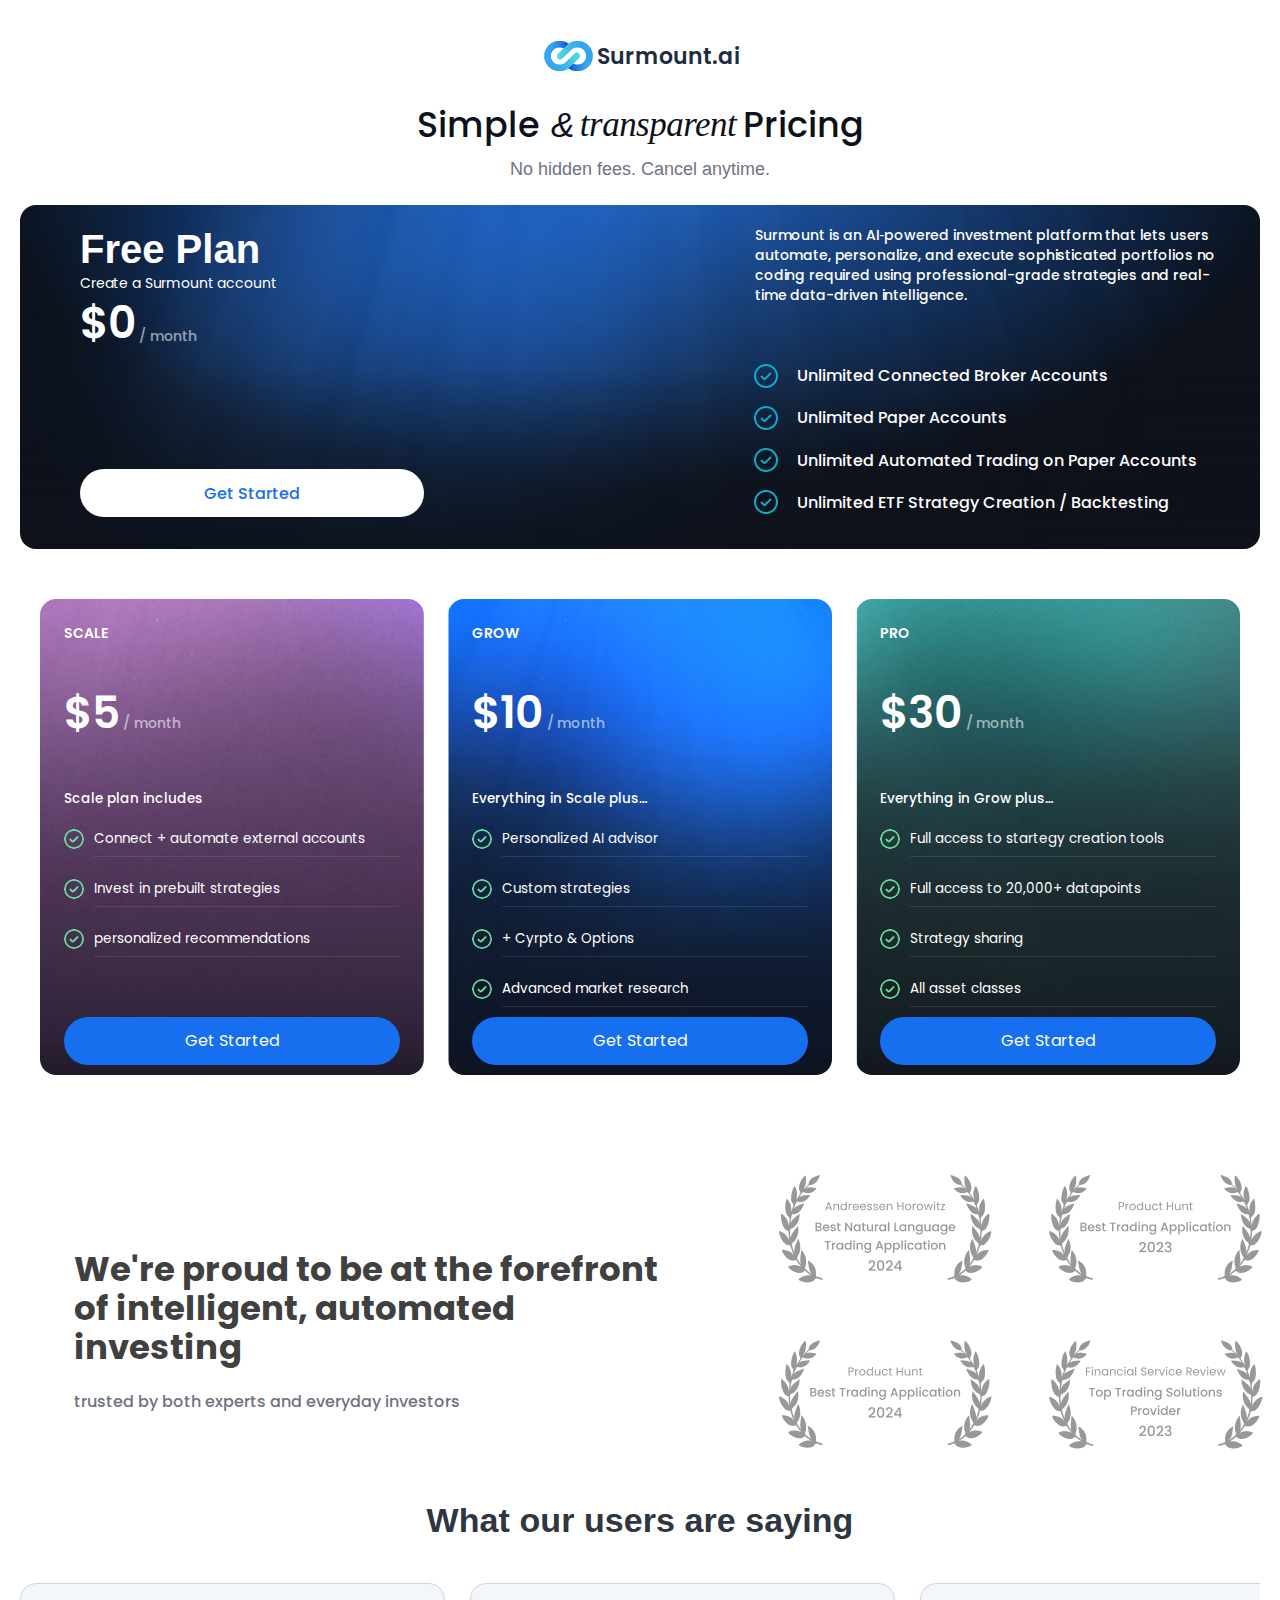
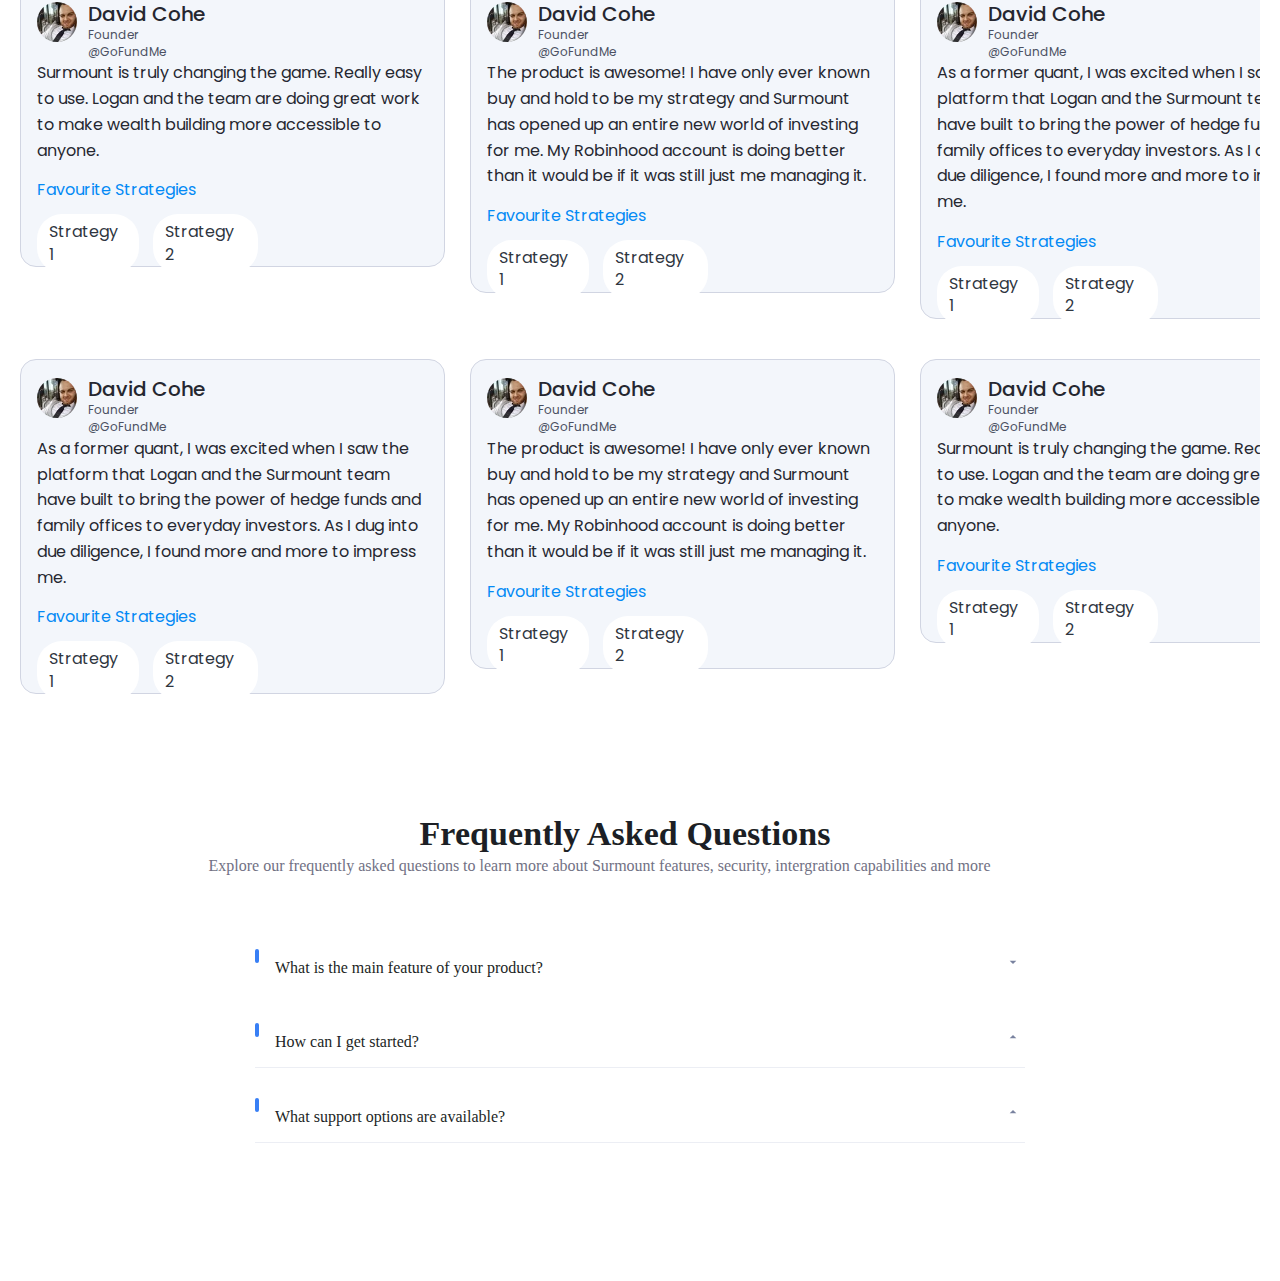
<file: index.html>
<!DOCTYPE html>
<html lang="en">
<head>
  <meta charset="UTF-8">
  <meta name="viewport" content="width=device-width, initial-scale=1.0">
  <title>Sign Up</title>
  <link href="https://fonts.googleapis.com/css2?family=Poppins:wght@400;500;700&display=swap" rel="stylesheet">
  <link rel="stylesheet" href="signup.css">
</head>
<body>
<!--Logo section-->
    <div class="logo-container">
        <div class="logo-image">
          <img src="images/logo.png" alt="logo" class="logo-image"  />      </div>
        <div class="text-container">
            <p class="logo-text">Surmount.ai</p>
        </div>
    </div>
<!--main Container-->
  <div class="top-container">
        <div class="top-frame">
            <!-- Title Row -->
            <div class="top-title-row">
                <div class="top-simple">Simple</div>
                <div class="top-ampersand">&</div>
                <div class="top-transparent">transparent</div>
                <div class="top-pricing">Pricing</div>
            </div>

            <!-- Subtext -->
            <div class="top-subtext">
                <p>No hidden fees. Cancel anytime.</p>
            </div>
        </div>
    </div>

   <!-- Hero Section (Frame One) -->
  <section class="hero-section">
    <!-- Background Image -->
    <div class="hero-image">
        <!--img src="images/Background image 1.png" alt="Background" class="hero-image"/-->
    </div>

    <!-- Main Content -->
  <div class="hero-main">
    <!-- Left Box: Free Plan -->
    <div class="hero-left">
      <div class="hero-title">
        <h1>Free Plan</h1>
        <p>Create a Surmount account</p>
      </div>

      <!-- Pricing -->
      <div class="pricing">
        <div class="price-amount" id="priceAmount">$0</div>
        <div class="per-month" id="perMonth">/ month</div>
      </div>

      <!-- Get Started Button -->
      <div class="get-started">
        <span>Get Started</span>
      </div>
    </div>

    <!-- Right Box: Description + Features -->
    <div class="hero-right">
      <!-- Description -->
      <div class="description">
        Surmount is an AI‑powered investment platform that lets users automate, personalize, and execute sophisticated portfolios no coding required using professional-grade strategies and real-time data-driven intelligence.
      </div>

      <!-- Feature Section -->
      <div class="feature-section">
  <!-- Left circles with icons -->
  <div class="circle-column">
    <div class="circle"><img src="images/check-circle.png" alt="check-circle" class="circle-column"/></div>
    <div class="circle"><img src="images/check-circle.png" alt="check-circle" class="circle-column"/></div>
    <div class="circle"><img src="images/check-circle.png" alt="check-circle" class="circle-column"/></div>
    <div class="circle"><img src="images/check-circle.png" alt="check-circle" class="circle-column"/></div>
  </div>

  <!-- Right description aligned with circles -->
  <div class="description-column">
    <p>Unlimited Connected Broker Accounts</p>
    <p>Unlimited Paper Accounts</p>
    <p>Unlimited Automated Trading on Paper Accounts</p>
    <p>Unlimited ETF Strategy Creation / Backtesting</p>
  </div>
</div>
      </div>
    </div>
  </div>
</section>
<!--plans-->
<div class="plans-wrapper">

  <!-- Plan 1 -->
    <div class="plan-card" style="background-image: url('images/plan\ 1.png'); background-size: cover; background-position: center;">
    <div class="plan-group">

      <!-- Plan Name -->
      <div class="plan-name">
        <span class="plan-type">Scale</span>
      </div>

      <!-- Pricing -->
      <div class="plan-pricing">
        <div class="price-amount">$5</div>
        <div class="per-month">/ month</div>
      </div>

      <!-- Benefits -->
      <div class="benefits-card">

        <!-- Intro -->
        <div class="intro">
          <div class="plan-title">Scale plan includes</div>
        </div>

        <div class="benefits-container">
          <div class="benefit-item">
            <div class="check-circle"><img src="images/check-circle in green.png" alt="check-circle" class="check-circle"/></div>
            <div class="benefit-text">Connect + automate external accounts</div>
            <div class="horizontal-border"></div>
          </div>

          <div class="benefit-item">
            <div class="check-circle"><img src="images/check-circle in green.png" alt="check-circle" class="check-circle"/></div>
            <div class="benefit-text">Invest in prebuilt strategies</div>
            <div class="horizontal-border"></div>
          </div>

          <div class="benefit-item">
            <div class="check-circle"><img src="images/check-circle in green.png" alt="check-circle" class="check-circle"/></div>
            <div class="benefit-text">personalized recommendations</div>
            <div class="horizontal-border"></div>
          </div>
        </div>

        <!-- Get Started Button -->
        <div class="get-started1" id="getStartedBtn1">
          <span>Get Started</span>
        </div>
      </div>
      </div>
    </div>

  <!-- Plan 2 -->
  <div class="plan-card" style="background-image: url('images/plan\ 2.png'); background-size: cover; background-position: center;">
    <div class="plan-group">

      <div class="plan-name">
        <span class="plan-type">Grow</span>
      </div>

      <div class="plan-pricing">
        <div class="price-amount">$10</div>
        <div class="per-month">/ month</div>
      </div>

      <div class="benefits-card">

        <div class="intro">
          <div class="plan-title">Everything in Scale plus…</div>
        </div>

        <div class="benefits-container">
          <div class="benefit-item">
            <div class="check-circle"><img src="images/check-circle in green.png" alt="check-circle" class="check-circle"/></div>
            <div class="benefit-text">Personalized AI advisor</div>
            <div class="horizontal-border"></div>
          </div>

          <div class="benefit-item">
            <div class="check-circle"><img src="images/check-circle in green.png" alt="check-circle" class="check-circle"/></div>
            <div class="benefit-text">Custom strategies</div>
            <div class="horizontal-border"></div>
          </div>

          <div class="benefit-item">
            <div class="check-circle"><img src="images/check-circle in green.png" alt="check-circle" class="check-circle"/></div>
            <div class="benefit-text">+ Cyrpto & Options</div>
            <div class="horizontal-border"></div>
          </div>

          <div class="benefit-item">
            <div class="check-circle"><img src="images/check-circle in green.png" alt="check-circle" class="check-circle"/></div>
            <div class="benefit-text">Advanced market research</div>
            <div class="horizontal-border"></div>
          </div>
        </div>

        <div class="get-started2" id="getStartedBtn2">
          <span>Get Started</span>
        </div>

      </div>
    </div>
  </div>

  <!-- Plan 3 -->
  <div class="plan-card" style="background-image: url('images/plan\ 3.png'); background-size: cover; background-position: center;">
    <div class="plan-group">

      <div class="plan-name">
        <span class="plan-type">Pro</span>
      </div>

      <div class="plan-pricing">
        <div class="price-amount">$30</div>
        <div class="per-month">/ month</div>
      </div>

      <div class="benefits-card">

        <div class="intro">
          <div class="plan-title">Everything in Grow plus…</div>
        </div>

        <div class="benefits-container">
          <div class="benefit-item">
            <div class="check-circle"><img src="images/check-circle in green.png" alt="check-circle" class="check-circle"/></div>
            <div class="benefit-text">Full access to startegy creation tools</div>
            <div class="horizontal-border"></div>
          </div>

          <div class="benefit-item">
            <div class="check-circle"><img src="images/check-circle in green.png" alt="check-circle" class="check-circle"/></div>
            <div class="benefit-text">Full access to 20,000+ datapoints</div>
            <div class="horizontal-border"></div>
          </div>

          <div class="benefit-item">
            <div class="check-circle"><img src="images/check-circle in green.png" alt="check-circle" class="check-circle"/></div>
            <div class="benefit-text">Strategy sharing</div>
            <div class="horizontal-border"></div>
          </div>

          <div class="benefit-item">
            <div class="check-circle"><img src="images/check-circle in green.png" alt="check-circle" class="check-circle"/></div>
            <div class="benefit-text">All asset classes</div>
            <div class="horizontal-border"></div>
          </div>
        </div>

        <div class="get-started3" id="getStartedBtn3">
          <span>Get Started</span>
        </div>

      </div>
    </div>
  </div>
</div>
<!--heading section-->
<section class="heading-section">
    <!-- Left content -->
    <div class="heading-content">
      <h2 class="heading-title">We're proud to be at the forefront of intelligent, automated investing</h2>
      <p class="heading-subtext">trusted by both experts and everyday investors</p>
    </div>

    <!-- Right visual shapes -->
      <div class="Vector-container">
        <div class="vector">
            <img src="images/Vector.png" alt="Vector Image">
        </div>
    </div>
  </section>
<div class="testimonials-section">
        <h2 class="testimonials-title">What our users are saying</h2>
        <div class="testimonials-wrapper">
            <div class="testimonials-container">
                <!-- Upper cards: Strategy 1 (Left to Right) -->
                <div class="testimonial-card">
                    <div class="user-info">
                        <div class="user-image">
                            <img src="images/profile.png" alt="image" class="user-image"/>
                        </div>
                        <div class="user-details">
                            <div class="user-name">David Cohe</div>
                            <div class="user-title">Founder @GoFundMe</div>
                        </div>
                    </div>
                    <div class="testimonial-text">
                        Surmount is truly changing the game. Really easy to use. Logan and the team are doing great work to make wealth building more accessible to anyone.
                    </div>
                    <div class="strategies">
                        <div class="strategies-title">Favourite Strategies</div>
                        <div class="strategy-tags">
                            <div class="strategy-tag">Strategy 1</div>
                            <div class="strategy-tag">Strategy 2</div>
                        </div>
                    </div>
                </div>
                <div class="testimonial-card">
                    <div class="user-info">
                        <div class="user-image">
                            <img src="images/profile.png" alt="image" class="user-image"/>
                        </div>
                        <div class="user-details">
                            <div class="user-name">David Cohe</div>
                            <div class="user-title">Founder @GoFundMe</div>
                        </div>
                    </div>
                    <div class="testimonial-text">
                        The product is awesome! I have only ever known buy and hold to be my strategy and Surmount has opened up an entire new world of investing for me. My Robinhood account is doing better than it would be if it was still just me managing it.
                    </div>
                    <div class="strategies">
                        <div class="strategies-title">Favourite Strategies</div>
                        <div class="strategy-tags">
                            <div class="strategy-tag">Strategy 1</div>
                            <div class="strategy-tag">Strategy 2</div>
                        </div>
                    </div>
                </div>
                <div class="testimonial-card">
                    <div class="user-info">
                        <div class="user-image">
                            <img src="images/profile.png" alt="image" class="user-image"/>
                        </div>
                        <div class="user-details">
                            <div class="user-name">David Cohe</div>
                            <div class="user-title">Founder @GoFundMe</div>
                        </div>
                    </div>
                    <div class="testimonial-text">
                        As a former quant, I was excited when I saw the platform that Logan and the Surmount team have built to bring the power of hedge funds and family offices to everyday investors. As I dug into due diligence, I found more and more to impress me.
                    </div>
                    <div class="strategies">
                        <div class="strategies-title">Favourite Strategies</div>
                        <div class="strategy-tags">
                            <div class="strategy-tag">Strategy 1</div>
                            <div class="strategy-tag">Strategy 2</div>
                        </div>
                    </div>
                </div>
                <div class="testimonial-card featured">
                    <div class="user-info">
                        <div class="user-image">
                            <img src="images/profile.png" alt="image" class="user-image"/>
                        </div>
                        <div class="user-details">
                            <div class="user-name">David Cohe</div>
                            <div class="user-title">Founder @GoFundMe</div>
                        </div>
                    </div>
                    <div class="testimonial-text">
                        Surmount is truly changing the game. Really easy to use. Logan and the team are doing great work to make wealth building more accessible to anyone.
                    </div>
                    <div class="strategies">
                        <div class="strategies-title">Favourite Strategies</div>
                        <div class="strategy-tags">
                            <div class="strategy-tag">Strategy 1</div>
                            <div class="strategy-tag">Strategy 2</div>
                        </div>
                    </div>
                </div>
                <!-- Duplicate cards for seamless looping -->
                <div class="testimonial-card">
                    <div class="user-info">
                        <div class="user-image">
                            <img src="images/profile.png" alt="image" class="user-image"/>
                        </div>
                        <div class="user-details">
                            <div class="user-name">David Cohe</div>
                            <div class="user-title">Founder @GoFundMe</div>
                        </div>
                    </div>
                    <div class="testimonial-text">
                        Surmount is truly changing the game. Really easy to use. Logan and the team are doing great work to make wealth building more accessible to anyone.
                    </div>
                    <div class="strategies">
                        <div class="strategies-title">Favourite Strategies</div>
                        <div class="strategy-tags">
                            <div class="strategy-tag">Strategy 1</div>
                            <div class="strategy-tag">Strategy 2</div>
                        </div>
                    </div>
                </div>
                <div class="testimonial-card">
                    <div class="user-info">
                        <div class="user-image">
                            <img src="images/profile.png" alt="image" class="user-image"/>
                        </div>
                        <div class="user-details">
                            <div class="user-name">David Cohe</div>
                            <div class="user-title">Founder @GoFundMe</div>
                        </div>
                    </div>
                    <div class="testimonial-text">
                        The product is awesome! I have only ever known buy and hold to be my strategy and Surmount has opened up an entire new world of investing for me. My Robinhood account is doing better than it would be if it was still just me managing it.
                    </div>
                    <div class="strategies">
                        <div class="strategies-title">Favourite Strategies</div>
                        <div class="strategy-tags">
                            <div class="strategy-tag">Strategy 1</div>
                            <div class="strategy-tag">Strategy 2</div>
                        </div>
                    </div>
                </div>
                <div class="testimonial-card">
                    <div class="user-info">
                        <div class="user-image">
                            <img src="images/profile.png" alt="image" class="user-image"/>
                        </div>
                        <div class="user-details">
                            <div class="user-name">David Cohe</div>
                            <div class="user-title">Founder @GoFundMe</div>
                        </div>
                    </div>
                    <div class="testimonial-text">
                        As a former quant, I was excited when I saw the platform that Logan and the Surmount team have built to bring the power of hedge funds and family offices to everyday investors. As I dug into due diligence, I found more and more to impress me.
                    </div>
                    <div class="strategies">
                        <div class="strategies-title">Favourite Strategies</div>
                        <div class="strategy-tags">
                            <div class="strategy-tag">Strategy 1</div>
                            <div class="strategy-tag">Strategy 2</div>
                        </div>
                    </div>
                </div>
                <div class="testimonial-card featured">
                    <div class="user-info">
                        <div class="user-image">
                            <img src="images/profile.png" alt="image" class="user-image"/>
                        </div>
                        <div class="user-details">
                            <div class="user-name">David Cohe</div>
                            <div class="user-title">Founder @GoFundMe</div>
                        </div>
                    </div>
                    <div class="testimonial-text">
                        Surmount is truly changing the game. Really easy to use. Logan and the team are doing great work to make wealth building more accessible to anyone.
                    </div>
                    <div class="strategies">
                        <div class="strategies-title">Favourite Strategies</div>
                        <div class="strategy-tags">
                            <div class="strategy-tag">Strategy 1</div>
                            <div class="strategy-tag">Strategy 2</div>
                        </div>
                    </div>
                </div>
            </div>
            <div class="testimonials-container-bottom">
                <!-- Lower cards: Strategy 2 (Right to Left) -->
                <div class="testimonial-card">
                    <div class="user-info">
                        <div class="user-image">
                            <img src="images/profile.png" alt="image" class="user-image"/>
                        </div>
                        <div class="user-details">
                            <div class="user-name">David Cohe</div>
                            <div class="user-title">Founder @GoFundMe</div>
                        </div>
                    </div>
                    <div class="testimonial-text">
                        As a former quant, I was excited when I saw the platform that Logan and the Surmount team have built to bring the power of hedge funds and family offices to everyday investors. As I dug into due diligence, I found more and more to impress me.
                    </div>
                    <div class="strategies">
                        <div class="strategies-title">Favourite Strategies</div>
                        <div class="strategy-tags">
                            <div class="strategy-tag">Strategy 1</div>
                            <div class="strategy-tag">Strategy 2</div>
                        </div>
                    </div>
                </div>
                <div class="testimonial-card">
                    <div class="user-info">
                        <div class="user-image">
                            <img src="images/profile.png" alt="image" class="user-image"/>
                        </div>
                        <div class="user-details">
                            <div class="user-name">David Cohe</div>
                            <div class="user-title">Founder @GoFundMe</div>
                        </div>
                    </div>
                    <div class="testimonial-text">
                        The product is awesome! I have only ever known buy and hold to be my strategy and Surmount has opened up an entire new world of investing for me. My Robinhood account is doing better than it would be if it was still just me managing it.
                    </div>
                    <div class="strategies">
                        <div class="strategies-title">Favourite Strategies</div>
                        <div class="strategy-tags">
                            <div class="strategy-tag">Strategy 1</div>
                            <div class="strategy-tag">Strategy 2</div>
                        </div>
                    </div>
                </div>
                <div class="testimonial-card">
                    <div class="user-info">
                        <div class="user-image">
                            <img src="images/profile.png" alt="image" class="user-image"/>
                        </div>
                        <div class="user-details">
                            <div class="user-name">David Cohe</div>
                            <div class="user-title">Founder @GoFundMe</div>
                        </div>
                    </div>
                    <div class="testimonial-text">
                        Surmount is truly changing the game. Really easy to use. Logan and the team are doing great work to make wealth building more accessible to anyone.
                    </div>
                    <div class="strategies">
                        <div class="strategies-title">Favourite Strategies</div>
                        <div class="strategy-tags">
                            <div class="strategy-tag">Strategy 1</div>
                            <div class="strategy-tag">Strategy 2</div>
                        </div>
                    </div>
                </div>
                <div class="testimonial-card featured">
                    <div class="user-info">
                        <div class="user-image">
                            <img src="images/profile.png" alt="image" class="user-image"/>
                        </div>
                        <div class="user-details">
                            <div class="user-name">David Cohe</div>
                            <div class="user-title">Founder @GoFundMe</div>
                        </div>
                    </div>
                    <div class="testimonial-text">
                        Surmount is truly changing the game. Really easy to use. Logan and the team are doing great work to make wealth building more accessible to anyone.
                    </div>
                    <div class="strategies">
                        <div class="strategies-title">Favourite Strategies</div>
                        <div class="strategy-tags">
                            <div class="strategy-tag">Strategy 1</div>
                            <div class="strategy-tag">Strategy 2</div>
                        </div>
                    </div>
                </div>
                <!-- Duplicate cards for seamless looping -->
                <div class="testimonial-card">
                    <div class="user-info">
                        <div class="user-image">
                            <img src="images/profile.png" alt="image" class="user-image"/>
                        </div>
                        <div class="user-details">
                            <div class="user-name">David Cohe</div>
                            <div class="user-title">Founder @GoFundMe</div>
                        </div>
                    </div>
                    <div class="testimonial-text">
                        As a former quant, I was excited when I saw the platform that Logan and the Surmount team have built to bring the power of hedge funds and family offices to everyday investors. As I dug into due diligence, I found more and more to impress me.
                    </div>
                    <div class="strategies">
                        <div class="strategies-title">Favourite Strategies</div>
                        <div class="strategy-tags">
                            <div class="strategy-tag">Strategy 1</div>
                            <div class="strategy-tag">Strategy 2</div>
                        </div>
                    </div>
                </div>
                <div class="testimonial-card">
                    <div class="user-info">
                        <div class="user-image">
                            <img src="images/profile.png" alt="image" class="user-image"/>
                        </div>
                        <div class="user-details">
                            <div class="user-name">David Cohe</div>
                            <div class="user-title">Founder @GoFundMe</div>
                        </div>
                    </div>
                    <div class="testimonial-text">
                        The product is awesome! I have only ever known buy and hold to be my strategy and Surmount has opened up an entire new world of investing for me. My Robinhood account is doing better than it would be if it was still just me managing it.
                    </div>
                    <div class="strategies">
                        <div class="strategies-title">Favourite Strategies</div>
                        <div class="strategy-tags">
                            <div class="strategy-tag">Strategy 1</div>
                            <div class="strategy-tag">Strategy 2</div>
                        </div>
                    </div>
                </div>
                <div class="testimonial-card">
                    <div class="user-info">
                        <div class="user-image">
                            <img src="images/profile.png" alt="image" class="user-image"/>
                        </div>
                        <div class="user-details">
                            <div class="user-name">David Cohe</div>
                            <div class="user-title">Founder @GoFundMe</div>
                        </div>
                    </div>
                    <div class="testimonial-text">
                        Surmount is truly changing the game. Really easy to use. Logan and the team are doing great work to make wealth building more accessible to anyone.
                    </div>
                    <div class="strategies">
                        <div class="strategies-title">Favourite Strategies</div>
                        <div class="strategy-tags">
                            <div class="strategy-tag">Strategy 1</div>
                            <div class="strategy-tag">Strategy 2</div>
                        </div>
                    </div>
                </div>
                <div class="testimonial-card featured">
                    <div class="user-info">
                        <div class="user-image">
                            <img src="images/profile.png" alt="image" class="user-image"/>
                        </div>
                        <div class="user-details">
                            <div class="user-name">David Cohe</div>
                            <div class="user-title">Founder @GoFundMe</div>
                        </div>
                    </div>
                    <div class="testimonial-text">
                        Surmount is truly changing the game. Really easy to use. Logan and the team are doing great work to make wealth building more accessible to anyone.
                    </div>
                    <div class="strategies">
                        <div class="strategies-title">Favourite Strategies</div>
                        <div class="strategy-tags">
                            <div class="strategy-tag">Strategy 1</div>
                            <div class="strategy-tag">Strategy 2</div>
                        </div>
                    </div>
                </div>
            </div>
        </div>
    </div>

<!--FAQS-->
     
 <section class="faq-section">
        <div class="faq-container">
            <div class="faq-section-heading">
                <div class="faq-text-wrapper">
                    <div class="faq-heading-wrapper">
                        <h1 class="faq-headline">Frequently Asked Questions</h1>
                    </div>
                    <div class="faq-descr-wrapper">
                        <p class="faq-description">Explore our frequently asked questions to learn more about Surmount features, security, intergration capabilities and more</p>
                    </div>
                </div>
            </div>
            <div class="faq-frame">
                <div class="faq-list">
                    <div class="faq-item">
                        <div class="faq-title-block">
                            <div class="faq-line-wrapper">
                                <div class="faq-line"></div>
                            </div>
                            <h2 class="faq-title">What is the main feature of your product?</h2>
                            <div class="faq-icon-wrapper">
                                <div class="faq-icon">
                                    <svg viewBox="0 0 24 24"><path d="M7 10l5 5 5-5H7z"/></svg>
                                </div>
                            </div>
                        </div>
                        <div class="faqcontent">
                            <p class="faq-content">Surmount is an automation layer that connects to the brokerage accounts you already use and executes fully-tested investment strategies on your behalf. Unlike traditional robo-advisors that confine you to a single custodian and a one-size-fits-all model portfolio, Surmount lets you deploy data-driven strategies—created by our team, by professional quants, or by yourself—across any supported broker. You keep control of your account, we handle the execution logic, and every trade remains fully transparent inside your existing brokerage portal</p>
                        </div>
                    </div>
                    <div class="faq-item short">
                        <div class="faq-title-block">
                            <div class="faq-line-wrapper">
                                <div class="faq-line"></div>
                            </div>
                            <h2 class="faq-title">How can I get started?</h2>
                            <div class="faq-icon-wrapper">
                                <div class="faq-icon down">
                                    <svg viewBox="0 0 24 24"><path d="M7 14l5-5 5 5H7z"/></svg>
                                </div>
                            </div>
                        </div>
                        <div class="faqcontent">
                            <p class="faq-content">Simply sign up on our website and follow the onboarding guide to get started.</p>
                        </div>
                    </div>
                    <div class="faq-item short">
                        <div class="faq-title-block">
                            <div class="faq-line-wrapper">
                                <div class="faq-line"></div>
                            </div>
                            <h2 class="faq-title">What support options are available?</h2>
                            <div class="faq-icon-wrapper">
                                <div class="faq-icon down">
                                    <svg viewBox="0 0 24 24"><path d="M7 14l5-5 5 5H7z"/></svg>
                                </div>
                            </div>
                        </div>
                        <div class="faqcontent">
                            <p class="faq-content">We offer 24/7 customer support via email, chat, and phone.</p>
                        </div>
                    </div>
                </div>
            </div>
        </div>
  <script src="signup.js"></script>
</body>
</html>
</file>
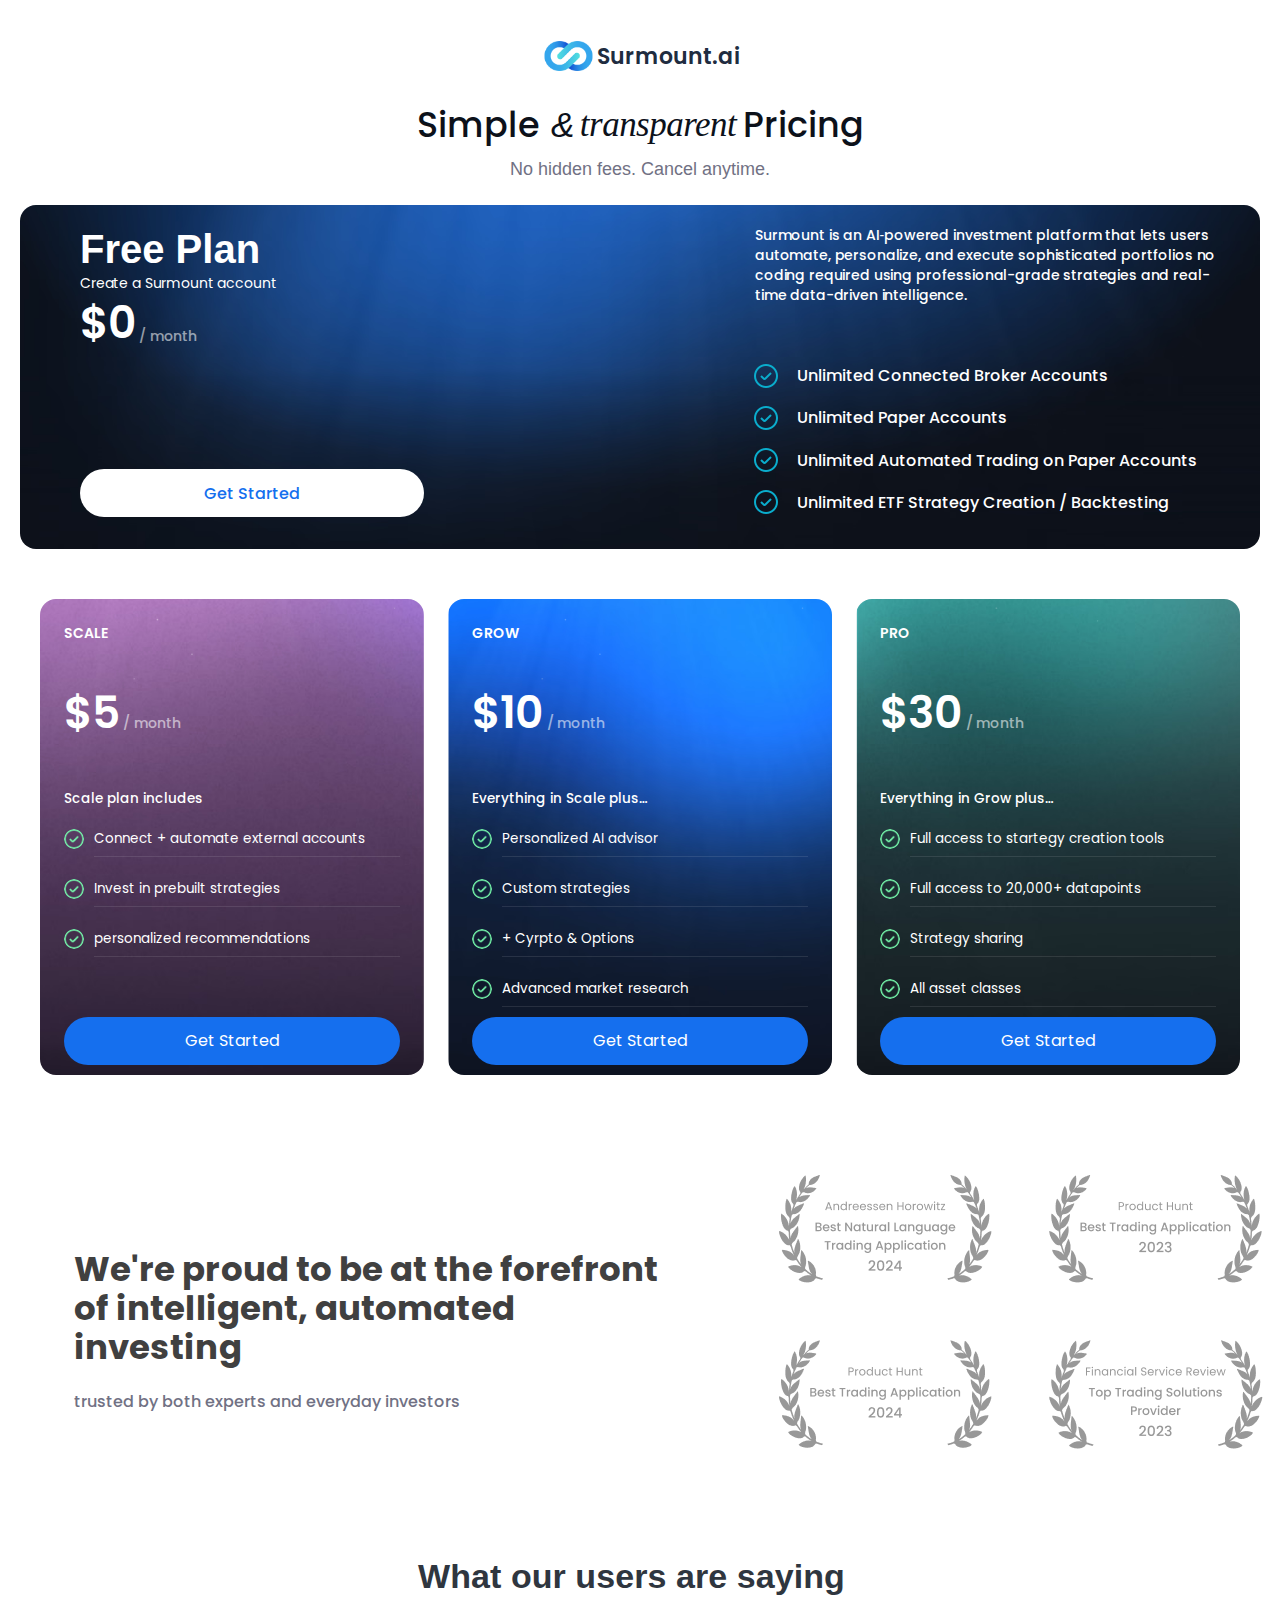
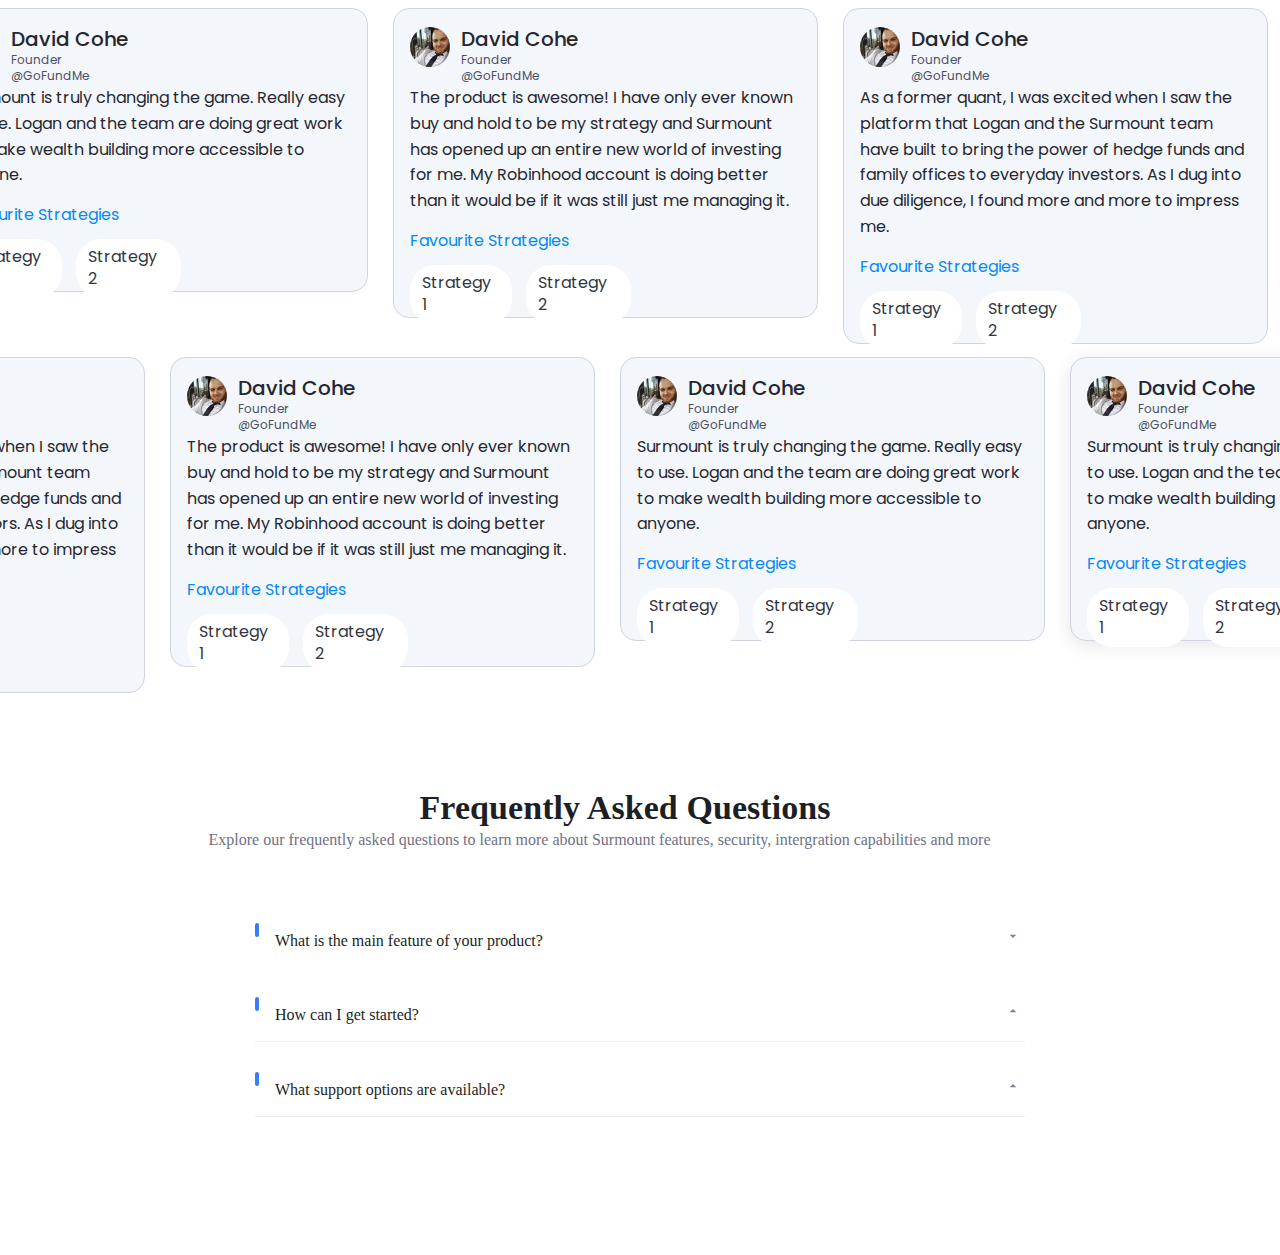
<file: assigment page.html>
<!DOCTYPE html>
<html lang="en">
<head>
  <meta charset="UTF-8">
  <meta name="viewport" content="width=device-width, initial-scale=1.0">
  <title>Styled Section</title>
  <link href="https://fonts.googleapis.com/css2?family=Poppins:wght@400;500;700&display=swap" rel="stylesheet">
  <link rel="stylesheet" href="assignment page.css">
</head>
<body>
<!--Logo section-->
    <div class="logo-container">
        <div class="logo-image">
          <img src="images/logo.png" alt="logo" class="logo-image"  />      </div>
        <div class="text-container">
            <p class="logo-text">Surmount.ai</p>
        </div>
    </div>
<!--main Container-->
  <div class="top-container">
        <div class="top-frame">
            <!-- Title Row -->
            <div class="top-title-row">
                <div class="top-simple">Simple</div>
                <div class="top-ampersand">&</div>
                <div class="top-transparent">transparent</div>
                <div class="top-pricing">Pricing</div>
            </div>

            <!-- Subtext -->
            <div class="top-subtext">
                <p>No hidden fees. Cancel anytime.</p>
            </div>
        </div>
    </div>

   <!-- Hero Section (Frame One) -->
  <section class="hero-section">
    <!-- Background Image -->
    <div class="hero-image">
        <!--img src="images/Background image 1.png" alt="Background" class="hero-image"/-->
    </div>

    <!-- Main Content -->
  <div class="hero-main">
    <!-- Left Box: Free Plan -->
    <div class="hero-left">
      <div class="hero-title">
        <h1>Free Plan</h1>
        <p>Create a Surmount account</p>
      </div>

      <!-- Pricing -->
      <div class="pricing">
        <div class="price-amount" id="priceAmount">$0</div>
        <div class="per-month" id="perMonth">/ month</div>
      </div>

      <!-- Get Started Button -->
      <div class="get-started">
        <span>Get Started</span>
      </div>
    </div>

    <!-- Right Box: Description + Features -->
    <div class="hero-right">
      <!-- Description -->
      <div class="description">
        Surmount is an AI‑powered investment platform that lets users automate, personalize, and execute sophisticated portfolios no coding required using professional-grade strategies and real-time data-driven intelligence.
      </div>

      <!-- Feature Section -->
      <div class="feature-section">
  <!-- Left circles with icons -->
  <div class="circle-column">
    <div class="circle"><img src="images/check-circle.png" alt="check-circle" class="circle-column"/></div>
    <div class="circle"><img src="images/check-circle.png" alt="check-circle" class="circle-column"/></div>
    <div class="circle"><img src="images/check-circle.png" alt="check-circle" class="circle-column"/></div>
    <div class="circle"><img src="images/check-circle.png" alt="check-circle" class="circle-column"/></div>
  </div>

  <!-- Right description aligned with circles -->
  <div class="description-column">
    <p>Unlimited Connected Broker Accounts</p>
    <p>Unlimited Paper Accounts</p>
    <p>Unlimited Automated Trading on Paper Accounts</p>
    <p>Unlimited ETF Strategy Creation / Backtesting</p>
  </div>
</div>
      </div>
    </div>
  </div>
</section>
<!--plans-->
<div class="plans-wrapper">

  <!-- Plan 1 -->
    <div class="plan-card" style="background-image: url('images/plan\ 1.png'); background-size: cover; background-position: center;">
    <div class="plan-group">

      <!-- Plan Name -->
      <div class="plan-name">
        <span class="plan-type">Scale</span>
      </div>

      <!-- Pricing -->
      <div class="plan-pricing">
        <div class="price-amount">$5</div>
        <div class="per-month">/ month</div>
      </div>

      <!-- Benefits -->
      <div class="benefits-card">

        <!-- Intro -->
        <div class="intro">
          <div class="plan-title">Scale plan includes</div>
        </div>

        <div class="benefits-container">
          <div class="benefit-item">
            <div class="check-circle"><img src="images/check-circle in green.png" alt="check-circle" class="check-circle"/></div>
            <div class="benefit-text">Connect + automate external accounts</div>
            <div class="horizontal-border"></div>
          </div>

          <div class="benefit-item">
            <div class="check-circle"><img src="images/check-circle in green.png" alt="check-circle" class="check-circle"/></div>
            <div class="benefit-text">Invest in prebuilt strategies</div>
            <div class="horizontal-border"></div>
          </div>

          <div class="benefit-item">
            <div class="check-circle"><img src="images/check-circle in green.png" alt="check-circle" class="check-circle"/></div>
            <div class="benefit-text">personalized recommendations</div>
            <div class="horizontal-border"></div>
          </div>
        </div>

        <!-- Get Started Button -->
        <div class="get-started1" id="getStartedBtn1">
          <span>Get Started</span>
        </div>
      </div>
      </div>
    </div>

  <!-- Plan 2 -->
  <div class="plan-card" style="background-image: url('images/plan\ 2.png'); background-size: cover; background-position: center;">
    <div class="plan-group">

      <div class="plan-name">
        <span class="plan-type">Grow</span>
      </div>

      <div class="plan-pricing">
        <div class="price-amount">$10</div>
        <div class="per-month">/ month</div>
      </div>

      <div class="benefits-card">

        <div class="intro">
          <div class="plan-title">Everything in Scale plus…</div>
        </div>

        <div class="benefits-container">
          <div class="benefit-item">
            <div class="check-circle"><img src="images/check-circle in green.png" alt="check-circle" class="check-circle"/></div>
            <div class="benefit-text">Personalized AI advisor</div>
            <div class="horizontal-border"></div>
          </div>

          <div class="benefit-item">
            <div class="check-circle"><img src="images/check-circle in green.png" alt="check-circle" class="check-circle"/></div>
            <div class="benefit-text">Custom strategies</div>
            <div class="horizontal-border"></div>
          </div>

          <div class="benefit-item">
            <div class="check-circle"><img src="images/check-circle in green.png" alt="check-circle" class="check-circle"/></div>
            <div class="benefit-text">+ Cyrpto & Options</div>
            <div class="horizontal-border"></div>
          </div>

          <div class="benefit-item">
            <div class="check-circle"><img src="images/check-circle in green.png" alt="check-circle" class="check-circle"/></div>
            <div class="benefit-text">Advanced market research</div>
            <div class="horizontal-border"></div>
          </div>
        </div>

        <div class="get-started2" id="getStartedBtn2">
          <span>Get Started</span>
        </div>

      </div>
    </div>
  </div>

  <!-- Plan 3 -->
  <div class="plan-card" style="background-image: url('images/plan\ 3.png'); background-size: cover; background-position: center;">
    <div class="plan-group">

      <div class="plan-name">
        <span class="plan-type">Pro</span>
      </div>

      <div class="plan-pricing">
        <div class="price-amount">$30</div>
        <div class="per-month">/ month</div>
      </div>

      <div class="benefits-card">

        <div class="intro">
          <div class="plan-title">Everything in Grow plus…</div>
        </div>

        <div class="benefits-container">
          <div class="benefit-item">
            <div class="check-circle"><img src="images/check-circle in green.png" alt="check-circle" class="check-circle"/></div>
            <div class="benefit-text">Full access to startegy creation tools</div>
            <div class="horizontal-border"></div>
          </div>

          <div class="benefit-item">
            <div class="check-circle"><img src="images/check-circle in green.png" alt="check-circle" class="check-circle"/></div>
            <div class="benefit-text">Full access to 20,000+ datapoints</div>
            <div class="horizontal-border"></div>
          </div>

          <div class="benefit-item">
            <div class="check-circle"><img src="images/check-circle in green.png" alt="check-circle" class="check-circle"/></div>
            <div class="benefit-text">Strategy sharing</div>
            <div class="horizontal-border"></div>
          </div>

          <div class="benefit-item">
            <div class="check-circle"><img src="images/check-circle in green.png" alt="check-circle" class="check-circle"/></div>
            <div class="benefit-text">All asset classes</div>
            <div class="horizontal-border"></div>
          </div>
        </div>

        <div class="get-started3" id="getStartedBtn3">
          <span>Get Started</span>
        </div>

      </div>
    </div>
  </div>
</div>
<!--heading section-->
<section class="heading-section">
    <!-- Left content -->
    <div class="heading-content">
      <h2 class="heading-title">We're proud to be at the forefront of intelligent, automated investing</h2>
      <p class="heading-subtext">trusted by both experts and everyday investors</p>
    </div>

    <!-- Right visual shapes -->
      <div class="Vector-container">
        <div class="vector">
            <img src="images/Vector.png" alt="Vector Image">
        </div>
    </div>
  </section>
<!--Testimonials section-->
   <div class="testimonials-section">
        <h2 class="testimonials-title">What our users are saying</h2>
        <div class="testimonials-wrapper">
            <div class="testimonials-container">
                <div class="testimonial-card">
                    <div class="user-info">
                        <div class="user-image">
                            <img src="images/profile.png" alt="image" class="user-image"/>
                        </div>
                        <div class="user-details">
                            <div class="user-name">David Cohe</div>
                            <div class="user-title">Founder @GoFundMe</div>
                        </div>
                    </div>
                    <div class="testimonial-text">
                        Surmount is truly changing the game. Really easy to use. Logan and the team are doing great work to make wealth building more accessible to anyone.
                    </div>
                    <div class="strategies">
                        <div class="strategies-title">Favourite Strategies</div>
                        <div class="strategy-tags">
                            <div class="strategy-tag">Strategy 1</div>
                            <div class="strategy-tag">Strategy 2</div>
                        </div>
                    </div>
                </div>
                <div class="testimonial-card">
                    <div class="user-info">
                        <div class="user-image">
                            <img src="images/profile.png" alt="image" class="user-image"/>
                        </div>
                        <div class="user-details">
                            <div class="user-name">David Cohe</div>
                            <div class="user-title">Founder @GoFundMe</div>
                        </div>
                    </div>
                    <div class="testimonial-text">
                        The product is awesome! I have only ever known buy and hold to be my strategy and Surmount has opened up an entire new world of investing for me. My Robinhood account is doing better than it would be if it was still just me managing it.
                    </div>
                    <div class="strategies">
                        <div class="strategies-title">Favourite Strategies</div>
                        <div class="strategy-tags">
                            <div class="strategy-tag">Strategy 1</div>
                            <div class="strategy-tag">Strategy 2</div>
                        </div>
                    </div>
                </div>
                <div class="testimonial-card">
                    <div class="user-info">
                        <div class="user-image">
                            <img src="images/profile.png" alt="image" class="user-image"/>
                        </div>
                        <div class="user-details">
                            <div class="user-name">David Cohe</div>
                            <div class="user-title">Founder @GoFundMe</div>
                        </div>
                    </div>
                    <div class="testimonial-text">
                        As a former quant, I was excited when I saw the platform that Logan and the Surmount team have built to bring the power of hedge funds and family offices to everyday investors. As I dug into due diligence, I found more and more to impress me.
                    </div>
                    <div class="strategies">
                        <div class="strategies-title">Favourite Strategies</div>
                        <div class="strategy-tags">
                            <div class="strategy-tag">Strategy 1</div>
                            <div class="strategy-tag">Strategy 2</div>
                        </div>
                    </div>
                </div>
                <div class="testimonial-card featured">
                    <div class="user-info">
                        <div class="user-image">
                            <img src="images/profile.png" alt="image" class="user-image"/>
                        </div>
                        <div class="user-details">
                            <div class="user-name">David Cohe</div>
                            <div class="user-title">Founder @GoFundMe</div>
                        </div>
                    </div>
                    
                    <div class="testimonial-text">
                        Surmount is truly changing the game. Really easy to use. Logan and the team are doing great work to make wealth building more accessible to anyone.
                    </div>
                    <div class="strategies">
                        <div class="strategies-title">Favourite Strategies</div>
                        <div class="strategy-tags">
                            <div class="strategy-tag">Strategy 1</div>
                            <div class="strategy-tag">Strategy 2</div>
                        </div>
                    </div>
                </div>
            </div>
            <div class="testimonials-container-bottom">
                <div class="testimonial-card">
                    <div class="user-info">
                        <div class="user-image">
                            <img src="images/profile.png" alt="image" class="user-image"/>
                        </div>
                        <div class="user-details">
                            <div class="user-name">David Cohe</div>
                            <div class="user-title">Founder @GoFundMe</div>
                        </div>
                    </div>
                    
                    <div class="testimonial-text">
                        As a former quant, I was excited when I saw the platform that Logan and the Surmount team have built to bring the power of hedge funds and family offices to everyday investors. As I dug into due diligence, I found more and more to impress me.
                    </div>
                    <div class="strategies">
                        <div class="strategies-title">Favourite Strategies</div>
                        <div class="strategy-tags">
                            <div class="strategy-tag">Strategy 1</div>
                            <div class="strategy-tag">Strategy 2</div>
                        </div>
                    </div>
                </div>
                <div class="testimonial-card">
                    <div class="user-info">
                        <div class="user-image">
                            <img src="images/profile.png" alt="image" class="user-image"/>
                        </div>
                        <div class="user-details">
                            <div class="user-name">David Cohe</div>
                            <div class="user-title">Founder @GoFundMe</div>
                        </div>
                    </div>
                    <div class="testimonial-text">
                        The product is awesome! I have only ever known buy and hold to be my strategy and Surmount has opened up an entire new world of investing for me. My Robinhood account is doing better than it would be if it was still just me managing it.
                    </div>
                    <div class="strategies">
                        <div class="strategies-title">Favourite Strategies</div>
                        <div class="strategy-tags">
                            <div class="strategy-tag">Strategy 1</div>
                            <div class="strategy-tag">Strategy 2</div>
                        </div>
                    </div>
                </div>
                <div class="testimonial-card">
                    <div class="user-info">
                        <div class="user-image">
                            <img src="images/profile.png" alt="image" class="user-image"/>
                        </div>
                        <div class="user-details">
                            <div class="user-name">David Cohe</div>
                            <div class="user-title">Founder @GoFundMe</div>
                        </div>
                    </div>
                    <div class="testimonial-text">
                        Surmount is truly changing the game. Really easy to use. Logan and the team are doing great work to make wealth building more accessible to anyone.
                    </div>
                    <div class="strategies">
                        <div class="strategies-title">Favourite Strategies</div>
                        <div class="strategy-tags">
                            <div class="strategy-tag">Strategy 1</div>
                            <div class="strategy-tag">Strategy 2</div>
                        </div>
                    </div>
                </div>
                <div class="testimonial-card featured">
                    <div class="user-info">
                        <div class="user-image">
                            <img src="images/profile.png" alt="image" class="user-image"/>
                        </div>
                        <div class="user-details">
                            <div class="user-name">David Cohe</div>
                            <div class="user-title">Founder @GoFundMe</div>
                        </div>
                    </div>
                    
                    <div class="testimonial-text">
                        Surmount is truly changing the game. Really easy to use. Logan and the team are doing great work to make wealth building more accessible to anyone.
                    </div>
                    <div class="strategies">
                        <div class="strategies-title">Favourite Strategies</div>
                        <div class="strategy-tags">
                            <div class="strategy-tag">Strategy 1</div>
                            <div class="strategy-tag">Strategy 2</div>
                        </div>
                    </div>
                </div>
            </div>
        </div>
    </div>
<!--FAQS-->
     
 <section class="faq-section">
        <div class="faq-container">
            <div class="faq-section-heading">
                <div class="faq-text-wrapper">
                    <div class="faq-heading-wrapper">
                        <h1 class="faq-headline">Frequently Asked Questions</h1>
                    </div>
                    <div class="faq-descr-wrapper">
                        <p class="faq-description">Explore our frequently asked questions to learn more about Surmount features, security, intergration capabilities and more</p>
                    </div>
                </div>
            </div>
            <div class="faq-frame">
                <div class="faq-list">
                    <div class="faq-item">
                        <div class="faq-title-block">
                            <div class="faq-line-wrapper">
                                <div class="faq-line"></div>
                            </div>
                            <h2 class="faq-title">What is the main feature of your product?</h2>
                            <div class="faq-icon-wrapper">
                                <div class="faq-icon">
                                    <svg viewBox="0 0 24 24"><path d="M7 10l5 5 5-5H7z"/></svg>
                                </div>
                            </div>
                        </div>
                        <div class="faqcontent">
                            <p class="faq-content">Surmount is an automation layer that connects to the brokerage accounts you already use and executes fully-tested investment strategies on your behalf. Unlike traditional robo-advisors that confine you to a single custodian and a one-size-fits-all model portfolio, Surmount lets you deploy data-driven strategies—created by our team, by professional quants, or by yourself—across any supported broker. You keep control of your account, we handle the execution logic, and every trade remains fully transparent inside your existing brokerage portal</p>
                        </div>
                    </div>
                    <div class="faq-item short">
                        <div class="faq-title-block">
                            <div class="faq-line-wrapper">
                                <div class="faq-line"></div>
                            </div>
                            <h2 class="faq-title">How can I get started?</h2>
                            <div class="faq-icon-wrapper">
                                <div class="faq-icon down">
                                    <svg viewBox="0 0 24 24"><path d="M7 14l5-5 5 5H7z"/></svg>
                                </div>
                            </div>
                        </div>
                        <div class="faqcontent">
                            <p class="faq-content">Simply sign up on our website and follow the onboarding guide to get started.</p>
                        </div>
                    </div>
                    <div class="faq-item short">
                        <div class="faq-title-block">
                            <div class="faq-line-wrapper">
                                <div class="faq-line"></div>
                            </div>
                            <h2 class="faq-title">What support options are available?</h2>
                            <div class="faq-icon-wrapper">
                                <div class="faq-icon down">
                                    <svg viewBox="0 0 24 24"><path d="M7 14l5-5 5 5H7z"/></svg>
                                </div>
                            </div>
                        </div>
                        <div class="faqcontent">
                            <p class="faq-content">We offer 24/7 customer support via email, chat, and phone.</p>
                        </div>
                    </div>
                </div>
            </div>
        </div>
  <script src="assignment page.js"></script>
</body>
</html>
</file>
<file: signup.css>
/* Logo section */
.logo-container {
    display: flex;
    flex-direction: row;
    justify-content: center;
    align-items: center;
    gap: 4px;
    position: absolute;
    width: 191px;
    height: 42px;
    left: 50%;
    top: 35px;
    transform: translateX(-50%);
    z-index: 10;
}

.logo-image {
    width: 48px;
    height: 30.21px;
    flex: none;
    order: 1;
    flex-grow: 0;
    background: url('images/logo.png') no-repeat center;
    background-size: contain;
}

.text-container {
    display: flex;
    flex-direction: row;
    justify-content: center;
    align-items: center;
    gap: 3px;
    width: 139px;
    height: 33px;
    flex: none;
    order: 2;
    flex-grow: 0;
}

.logo-text {
    width: 139px;
    height: 33px;
    font-family: 'Poppins', sans-serif;
    font-style: normal;
    font-weight: 600;
    font-size: 22px;
    line-height: 150.5%;
    display: flex;
    align-items: center;
    color: #202C40;
    flex: none;
    order: 0;
    flex-grow: 0;
    margin: 0;
}

/* Top section: Simple & Transparent Pricing */
body {
    margin: 0;
    font-family: 'Poppins', sans-serif;
    overflow-x: hidden;
}

.top-container {
    display: flex;
    flex-direction: column;
    justify-content: center;
    align-items: center;
    padding: 0;
    gap: 24px;
    width: 100%;
    max-width: 1200px;
    margin: 97px auto 20px;
    position: relative;
    z-index: 5;
}

.top-frame {
    display: flex;
    flex-direction: column;
    align-items: center;
    width: 100%;
    height: auto;
}

.top-title-row {
    display: flex;
    flex-direction: row;
    align-items: center;
    justify-content: center;
    padding: 0;
    gap: 13px;
    width: auto;
    height: 56px;
}

.top-simple {
    width: 122px;
    height: 56px;
    font-weight: 500;
    font-size: 35px;
    line-height: 56px;
    display: flex;
    align-items: center;
    justify-content: center;
    color: #0C111A;
}

.top-ampersand {
    width: 22px;
    height: 56px;
    font-family: 'Inter', sans-serif;
    font-style: italic;
    font-weight: 300;
    font-size: 35px;
    line-height: 56px;
    display: flex;
    align-items: center;
    justify-content: center;
    letter-spacing: -0.52px;
    color: #0C111A;
}

.top-transparent {
    width: 143px;
    height: 56px;
    font-family: 'Cardo', serif;
    font-style: italic;
    font-weight: 400;
    font-size: 35px;
    line-height: 56px;
    display: flex;
    align-items: center;
    justify-content: center;
    letter-spacing: -0.52px;
    color: #0C111A;
}

.top-pricing {
    width: 121px;
    height: 56px;
    font-weight: 500;
    font-size: 35px;
    line-height: 56px;
    display: flex;
    align-items: center;
    justify-content: center;
    color: #0C111A;
}

.top-subtext {
    display: flex;
    flex-direction: column;
    align-items: center;
    padding: 0;
    width: 100%;
    height: 32px;
}

.top-subtext p {
    width: 100%;
    max-width: 1200px;
    height: 32px;
    font-family: 'Aeonik', sans-serif;
    font-weight: 500;
    font-size: 18px;
    line-height: 32px;
    display: flex;
    align-items: center;
    justify-content: center;
    text-align: center;
    color: #717184;
    margin: 0;
}

/* Hero section */
.hero-section {
    position: relative;
    width: 100%;
    max-width: 1200px;
    height: 304px;
    margin: 20px auto;
    border-radius: 16px;
    overflow: hidden;
    background: url('images/Background\ image\ 1.png') center/cover no-repeat;
    display: flex;
    align-items: flex-start;
    padding: 20px;
    gap: 40px;
    color: #fff;
    z-index: 1;
}

.hero-main {
    display: flex;
    width: 100%;
    gap: 40px;
}

/* Left Box */
.hero-left {
    display: flex;
    flex-direction: column;
    gap: 15px;
}

.hero-title h1 {
    font-family: 'Aeonik', sans-serif;
    font-size: 40px;
    line-height: 48px;
    margin: 0;
}

.hero-title p {
    font-size: 14px;
    line-height: 20px;
    letter-spacing: -0.14px;
    margin: 0;
}

.pricing {
    display: flex;
    flex-direction: row;
    align-items: center;
    gap: 4px;
    width: 344px;
    height: 56px;
}

.price-amount {
    display: flex;
    align-items: center;
    font-weight: 600;
    font-size: 43.875px;
    line-height: 56px;
    letter-spacing: -0.48px;
    color: #FFFFFF;
}

.per-month {
    display: flex;
    align-items: center;
    font-weight: 500;
    font-size: 14px;
    line-height: 20px;
    letter-spacing: -0.14px;
    opacity: 0.56;
    color: #FFFFFF;
}

.get-started {
    display: flex;
    justify-content: center;
    align-items: center;
    width: 344px;
    height: 48px;
    background: #FFFFFF;
    color: #156FEE;
   border-radius: 50px;
    font-weight: 500;
    cursor: pointer;
    margin-top: 90px;
}

.get-started:hover {
    background-color: #021b3f;
    color: #FFFFFF;
}

/* Right Box */
.hero-right {
    display: flex;
    flex-direction: column;
    gap: 80px;
    flex: 1;
}

.description {
    font-weight: 500;
    font-size: 14px;
    line-height: 20px;
    letter-spacing: -0.14px;
    width: 470px;
    height: 60px;
    padding-left: 291px;
}

.feature-section {
    display: flex;
    flex-direction: row;
    gap: 20px;
    align-items: flex-start;
    padding-left: 291px;
}

.circle-column {
    display: flex;
    flex-direction: column;
    gap: 20px;
}

.circle {
    width: 22px;
    height: 22px;
    display: flex;
    justify-content: center;
    align-items: center;
}

.description-column {
    display: flex;
    flex-direction: column;
    font-size: 16px;
    line-height: 65%;
    font-weight: 500;
    margin-top: -10px;
}

/* Container for all plans */
.plans-wrapper {
    display: flex;
    justify-content: center;
    gap: 24px;
    max-width: 1200px;
    margin: 50px auto;
    padding: 0 20px;
    flex-wrap: wrap;
}

/* Card base */
.plan-card {
    position: relative;
    width: 384px;
    height: 476px;
    border-radius: 16px;
    overflow: hidden;
    display: flex;
    flex-direction: column;
    transition: transform 0.3s ease, z-index 0.3s ease;
}

.plan-card:hover {
    transform: translateY(-5px);
    z-index: 2;
}

/* Card group content */
.plan-group {
    position: relative;
    z-index: 1;
    padding: 24px;
    display: flex;
    flex-direction: column;
    height: 100%;
    gap: 48px;
}

/* Plan name */
.plan-name {
    font-size: 14px;
    font-weight: 600;
    margin-bottom: 20px;
    color: #FFFFFF;
}

/* Plan type (e.g., Scale, Grow) */
.plan-type {
    text-transform: uppercase;
}

/* Pricing section */
.plan-pricing {
    display: flex;
    align-items: baseline;
    gap: 4px;
    margin-bottom: 20px;
}

.price-amount {
    font-weight: 600;
    font-size: 43.875px;
    line-height: 56px;
    margin-top: -27px;
}

.per-month {
    font-weight: 500;
    font-size: 14px;
    line-height: 20px;
    opacity: 0.56;
}

/* Intro text above benefits */
.plan-title {
    font-size: 13.5px;
    margin: 10px 0;
    font-weight: 500;
    margin-top: -20px;
    color: #FFFFFF;
}

/* Benefits container */
.benefits-container {
    display: flex;
    flex-direction: column;
    gap: 12px;
    margin-bottom: auto;
}

/* Individual benefit item */
.benefit-item {
    display: flex;
    align-items: center;
    gap: 10px;
    font-size: 13.5px;
    position: relative;
    padding-bottom: 8px;
    margin-top: 10px;
}

.benefit-text {
    color: #FFFFFF;
}

/* Check circle icon */
.check-circle {
    width: 20px;
    height: 20px;
    border-radius: 50%;
    flex-shrink: 0;
}

/* Horizontal separator */
.horizontal-border {
    position: absolute;
    bottom: 0;
    left: 30px;
    right: 0;
    height: 1px;
    background: rgba(255, 255, 255, 0.1);
}

/* Get Started button */
.get-started1, .get-started2, .get-started3 {
    background: #156fee;
    width: 336px;
    height: 48px;
    border-radius: 50px;
    font-size: 16px;
    color: #fff;
    text-align: center;
    line-height: 48px;
    cursor: pointer;
    margin: auto auto 0 auto;
    position: relative;
    z-index: 1;
    transition: background 0.3s ease;
}

.get-started1:hover, .get-started2:hover, .get-started3:hover {
    background: #021530 !important;
}

.get-started1 {
    margin-top: 60px;
}

.get-started2, .get-started3 {
    margin-top: 10px;
}

/* Heading section */
.heading-section {
    display: flex;
    align-items: center;
    gap: 117px;
    position: relative;
    width: 1192px;
    height: 274px;
    padding-left: 60px;
    margin: 100px auto 0;
}

.heading-content {
    display: flex;
    flex-direction: column;
    align-items: flex-start;
    gap: 21px;
    width: 588px;
    height: 125px;
}

.heading-title {
    width: 588px;
    font-weight: 700;
    font-size: 34px;
    line-height: 116%;
    letter-spacing: 0.002em;
    color: #404040;
    margin: 0;
}

.heading-subtext {
    width: 709px;
    font-weight: 500;
    font-size: 16px;
    line-height: 161%;
    color: #717184;
    margin: 0;
}

.Vector-container {
    width: 487px;
    height: 274px;
    position: relative;
    flex: none;
    order: 1;
    flex-grow: 0;
    margin: 20px auto;
}

.vector {
    position: absolute;
    width: 487px;
    height: 274px;
    overflow: hidden;
}

.vector img {
    width: 100%;
    height: 100%;
    object-fit: cover;
    display: block;
}

/* Testimonials section */
.testimonials-section {
    position: relative;
    width: 100%;
    max-width: 2225px;
    margin: 0 auto;
    padding: 20px;
    box-sizing: border-box;
    overflow: hidden;
}

.testimonials-title {
    width: auto;
    height: 46px;
    font-family: 'Aeonik', sans-serif;
    font-weight: 700;
    font-size: 34px;
    line-height: 45px;
    display: flex;
    justify-content: center;
    align-items: center;
    letter-spacing: 0.002em;
    color: #2F363F;
    white-space: nowrap;
    margin-bottom: 40px;
}

.testimonials-wrapper {
    overflow: hidden;
    width: 100%;
}

.testimonials-container, .testimonials-container-bottom {
    display: flex;
    flex-direction: row;
    align-items: flex-start;
    gap: 25px;
    width: max-content;
}

.testimonials-container {
    animation: slideLeftToRight 20s linear infinite;
}

.testimonials-container-bottom {
    animation: slideRightToLeft 20s linear infinite;
    margin-top: 40px;
}

.testimonial-card {
    box-sizing: border-box;
    display: flex;
    flex-direction: column;
    align-items: flex-start;
    padding: 16px;
    gap: 16px;
    width: 425px;
    background: #F3F6FB;
    border: 1px solid #D1D5E2;
    border-radius: 16px;
    flex: none;
}

.testimonial-card.featured {
    background: #F3F6FB;
    box-shadow: 0px 4px 20px rgba(0, 0, 0, 0.1);
}

.testimonial-card:hover {
    transform: translateY(-5px);
    z-index: 2;
    border: 2px solid #acb6d6;
    background: #bec6d3;
}

.user-info {
    display: flex;
    flex-direction: row;
    align-items: center;
    gap: 11px;
    width: 180px;
    height: 44px;
}

.user-image {
    width: 40px;
    height: 40px;
    border-radius: 9999px;
}

.user-details {
    display: flex;
    flex-direction: column;
    justify-content: center;
    align-items: flex-start;
    width: 129px;
    height: 44px;
}

.user-name {
    width: 117px;
    height: 28px;
    font-weight: 500;
    font-size: 20px;
    line-height: 28px;
    color: #252730;
    margin: -1px 0;
}

.user-title {
    width: 129px;
    height: 17px;
    font-weight: 400;
    font-size: 12px;
    line-height: 140%;
    color: #4B5162;
}

.testimonial-text {
    width: 393px;
    font-weight: 400;
    font-size: 16px;
    line-height: 161%;
    color: #252730;
    flex: none;
}

.strategies {
    display: flex;
    flex-direction: column;
    align-items: flex-start;
    gap: 13px;
    width: 221px;
    height: 71px;
}

.strategies-title {
    width: 160px;
    height: 22px;
    font-weight: 400;
    font-size: 16px;
    line-height: 140%;
    color: #048AF5;
}

.strategy-tags {
    display: flex;
    flex-direction: row;
    align-items: flex-start;
    gap: 14px;
    width: 221px;
    height: 36px;
}

.strategy-tag {
    display: flex;
    flex-direction: row;
    justify-content: center;
    align-items: center;
    padding: 7px 12px;
    background: #FFFFFF;
    border-radius: 25px;
    font-weight: 400;
    font-size: 16px;
    line-height: 140%;
    color: #2F363F;
}

@keyframes slideLeftToRight {
    0% {
        transform: translateX(0);
    }
    100% {
        transform: translateX(-50%);
    }
}

@keyframes slideRightToLeft {
    0% {
        transform: translateX(-50%);
    }
    100% {
        transform: translateX(0);
    }
}

/* Pause animation on hover */
.testimonials-container:hover, .testimonials-container-bottom:hover {
    animation-play-state: paused;
}

/* FAQs */
.faq-section {
    display: flex;
    flex-direction: column;
    align-items: center;
    padding: 0 88px;
    gap: 60px;
    position: relative;
    width: 1486px;
    height: 467px;
    left: calc(50% - 1486px / 2);
    margin-top: 100px;
}

.faq-container {
    display: flex;
    flex-direction: column;
    justify-content: center;
    align-items: center;
    padding: 0;
    gap: 48px;
    width: 1310px;
    height: 467px;
    flex: none;
    align-self: stretch;
}

.faq-section-heading {
    display: flex;
    flex-direction: column;
    align-items: center;
    padding: 0;
    gap: 24px;
    width: 1310px;
    height: 81px;
    flex: none;
    align-self: stretch;
}

.faq-text-wrapper {
    display: flex;
    flex-direction: column;
    justify-content: center;
    align-items: center;
    padding: 0;
    gap: 16px;
    width: 1310px;
    height: 81px;
    flex: none;
    align-self: stretch;
}

.faq-heading-wrapper {
    display: flex;
    flex-direction: row;
    justify-content: center;
    align-items: center;
    padding: 0;
    gap: 8px;
    width: 1310px;
    height: 39px;
    flex: none;
    align-self: stretch;
}

.faq-headline {
    width: 441px;
    height: 39px;
    font-family: 'Aeonik';
    font-weight: 700;
    font-size: 34px;
    line-height: 116%;
    letter-spacing: 0.002em;
    color: #1C1F25;
    flex: none;
}

.faq-descr-wrapper {
    display: flex;
    flex-direction: row;
    justify-content: center;
    align-items: flex-end;
    padding: 0;
    gap: 8px;
    width: 1310px;
    height: 26px;
    flex: none;
    align-self: stretch;
}

.faq-description {
    width: 863px;
    height: 26px;
    font-family: 'Aeonik';
    font-weight: 400;
    font-size: 16px;
    line-height: 160%;
    color: #717184;
    flex: none;
}

.faq-frame {
    display: flex;
    flex-direction: row;
    align-items: flex-end;
    padding: 0;
    gap: 48px;
    width: 770px;
    height: 338px;
    flex: none;
}

.faq-list {
    display: flex;
    flex-direction: column;
    align-items: center;
    padding: 0;
    gap: 24px;
    width: 770px;
    height: 338px;
    flex: none;
}

.faq-item {
    display: flex;
    flex-direction: column;
    align-items: flex-start;
    padding: 0;
    width: 770px;
    height: 50px;
    flex: none;
    align-self: stretch;
    transition: height 0.3s ease;
}

.faq-item.expanded {
    height: 190px;
    border-bottom: 1.00328px solid #B6BCCD;
}

.faq-item.short {
    height: 50px;
    border-bottom: 1.00328px solid #ECEEF4;
}

.faq-title-block {
    display: flex;
    flex-direction: row;
    align-items: flex-start;
    padding: 0 20px 24px 0;
    gap: 16px;
    width: 770px;
    height: 50px;
    flex: none;
    align-self: stretch;
}

.faq-line-wrapper {
    display: flex;
    flex-direction: row;
    align-items: flex-start;
    padding: 6px 0;
    gap: 10px;
    width: 4px;
    height: 26px;
    flex: none;
    align-self: stretch;
}

.faq-line {
    width: 4px;
    height: 14px;
    background: #387FF5;
    border-radius: 2px;
    flex: none;
    align-self: stretch;
}

.faq-title {
    width: 690px;
    height: 23px;
    font-family: 'Aeonik';
    font-weight: 500;
    font-size: 16px;
    line-height: 142%;
    display: flex;
    align-items: center;
    color: #1C1F25;
    flex: none;
    flex-grow: 1;
}

.faq-icon-wrapper {
    display: flex;
    flex-direction: row;
    align-items: flex-start;
    padding: 2px 0 0;
    gap: 8px;
    width: 24px;
    height: 26px;
    flex: none;
}

.faq-icon {
    width: 24px;
    height: 24px;
    position: relative;
    cursor: pointer;
}

.faq-icon svg {
    position: absolute;
    left: 16.67%;
    right: 16.67%;
    top: 35.64%;
    bottom: 27.32%;
    fill: #79829F;
}

.faq-icon.down svg {
    top: 39.81%;
    bottom: 23.15%;
}

.faqcontent {
    display: none;
    flex-direction: row;
    align-items: flex-start;
    padding: 0 20px 20px 0;
    gap: 10px;
    width: 770px;
    height: 140px;
    flex: none;
    align-self: stretch;
}

.faqcontent.show {
    display: flex;
}

.faq-content {
    width: 750px;
    height: 120px;
    font-family: 'Aeonik';
    font-weight: 400;
    font-size: 15px;
    line-height: 160%;
    color: #4B5162;
    flex: none;
    flex-grow: 1;
    margin-top: -30px;
}

/* Responsive adjustments */
@media (max-width: 1200px) {
    .logo-container {
        width: 160px;
        height: 36px;
        top: 20px;
    }

    .logo-image {
        width: 40px;
        height: 25px;
    }

    .text-container {
        width: 110px;
        height: 28px;
    }

    .logo-text {
        width: 110px;
        font-size: 18px;
        height: 28px;
    }

    .top-container {
        max-width: 90%;
        margin: 80px auto 15px;
        gap: 20px;
    }

    .top-title-row {
        flex-wrap: wrap;
        height: auto;
        gap: 10px;
    }

    .top-simple, .top-ampersand, .top-transparent, .top-pricing {
        font-size: 28px;
        height: auto;
        width: auto;
    }

    .top-subtext p {
        font-size: 16px;
        max-width: 100%;
        padding: 0 10px;
    }

    .hero-section {
        max-width: 90%;
        height: auto;
        padding: 15px;
        gap: 20px;
    }

    .hero-main {
        flex-direction: column;
        gap: 20px;
    }

    .hero-left, .hero-right {
        width: 100%;
    }

    .hero-title h1 {
        font-size: 32px;
        line-height: 40px;
    }

    .pricing {
        width: 100%;
        max-width: 300px;
    }

    .price-amount {
        font-size: 36px;
    }

    .get-started {
        width: 100%;
        max-width: 300px;
        margin-top: 20px;
    }

    .description {
        width: 100%;
        padding-left: 0;
    }

    .feature-section {
        padding-left: 0;
    }

    .plans-wrapper {
        max-width: 90%;
        gap: 20px;
    }

    .plan-card {
        width: 100%;
        max-width: 350px;
        height: auto;
    }

    .get-started1, .get-started2, .get-started3 {
        width: 100%;
        max-width: 300px;
    }

    .heading-section {
        width: 90%;
        flex-direction: column;
        gap: 20px;
        height: auto;
        padding-left: 20px;
    }

    .heading-content, .heading-title, .heading-subtext {
        width: 100%;
    }

    .heading-title {
        font-size: 28px;
    }

    .heading-subtext {
        font-size: 14px;
    }

    .Vector-container, .vector {
        width: 100%;
        max-width: 400px;
        height: auto;
    }

    .testimonials-section {
        max-width: 100%;
        padding: 15px;
        top: 200px;
    }

    .testimonials-title {
        font-size: 28px;
        margin-bottom: 30px;
    }

    .testimonials-container, .testimonials-container-bottom {
        gap: 20px;
        width: max-content;
    }

    .testimonial-card {
        width: 360px;
        padding: 12px;
        gap: 12px;
    }

    .user-info {
        width: 160px;
        height: 40px;
        gap: 8px;
    }

    .user-image {
        width: 36px;
        height: 36px;
    }

    .user-details {
        width: 116px;
        height: 40px;
    }

    .user-name {
        width: 100px;
        font-size: 18px;
        line-height: 26px;
    }

    .user-title {
        width: 116px;
        font-size: 11px;
    }

    .testimonial-text {
        width: 100%;
        font-size: 14px;
        line-height: 150%;
    }

    .strategies {
        width: 200px;
        height: 60px;
        gap: 10px;
    }

    .strategies-title {
        width: 140px;
        font-size: 14px;
        line-height: 20px;
    }

    .strategy-tags {
        width: 200px;
        height: 30px;
        gap: 10px;
    }

    .strategy-tag {
        padding: 5px 10px;
        font-size: 14px;
    }

    .faq-section {
        width: 90%;
        left: 0;
        transform: none;
        padding: 0 20px;
        height: auto;
        margin-top: 280px;
    }

    .faq-container, .faq-section-heading, .faq-text-wrapper, .faq-heading-wrapper, .faq-descr-wrapper {
        width: 100%;
    }

    .faq-headline {
        width: 100%;
        font-size: 28px;
    }

    .faq-description {
        width: 100%;
        font-size: 14px;
    }

    .faq-frame, .faq-list, .faq-item, .faq-title-block, .faqcontent, .faq-content {
        width: 100%;
    }

    .faq-title {
        width: 90%;
    }
}

@media (max-width: 768px) {
    .logo-container {
        width: 140px;
        height: 32px;
        top: 15px;
    }

    .logo-image {
        width: 36px;
        height: 22px;
    }

    .text-container {
        width: 100px;
        height: 25px;
    }

    .logo-text {
        font-size: 16px;
        width: 100px;
        height: 25px;
    }

    .top-container {
        margin: 60px auto 10px;
        gap: 15px;
    }

    .top-simple, .top-ampersand, .top-transparent, .top-pricing {
        font-size: 24px;
    }

    .top-subtext p {
        font-size: 14px;
        line-height: 28px;
    }

    .hero-title h1 {
        font-size: 28px;
        line-height: 36px;
    }

    .hero-title p {
        font-size: 12px;
    }

    .price-amount {
        font-size: 30px;
    }

    .per-month {
        font-size: 12px;
    }

    .get-started {
        max-width: 250px;
        height: 40px;
        font-size: 14px;
    }

    .description {
        font-size: 12px;
        height: auto;
    }

    .description-column {
        font-size: 14px;
    }

    .plan-card {
        max-width: 300px;
    }

    .price-amount {
        font-size: 36px;
    }

    .plan-title, .benefit-item {
        font-size: 12px;
    }

    .get-started1, .get-started2, .get-started3 {
        max-width: 250px;
        height: 40px;
        font-size: 14px;
    }

    .heading-title {
        font-size: 24px;
    }

    .heading-subtext {
        font-size: 12px;
    }

    .testimonials-title {
        font-size: 24px;
        margin-bottom: 20px;
    }

    .testimonials-container, .testimonials-container-bottom {
        gap: 15px;
    }

    .testimonial-card {
        width: 300px;
        padding: 10px;
        gap: 10px;
    }

    .user-info {
        width: 140px;
        height: 36px;
        gap: 6px;
    }

    .user-image {
        width: 32px;
        height: 32px;
    }

    .user-details {
        width: 100px;
        height: 36px;
    }

    .user-name {
        width: 90px;
        font-size: 16px;
        line-height: 24px;
    }

    .user-title {
        width: 100px;
        font-size: 10px;
    }

    .testimonial-text {
        width: 100%;
        font-size: 12px;
        line-height: 140%;
    }

    .strategies {
        width: 180px;
        height: 50px;
        gap: 8px;
    }

    .strategies-title {
        width: 120px;
        font-size: 12px;
        line-height: 18px;
    }

    .strategy-tags {
        width: 180px;
        height: 26px;
        gap: 8px;
    }

    .strategy-tag {
        padding: 4px 8px;
        font-size: 12px;
    }

    .faq-section {
        margin-top: 300px;
    }

    .faq-headline {
        font-size: 24px;
    }

    .faq-description {
        font-size: 12px;
    }

    .faq-title {
        font-size: 14px;
    }

    .faq-content {
        font-size: 13px;
    }
}

@media (max-width: 480px) {
    .logo-container {
        width: 120px;
        height: 28px;
        top: 10px;
    }

    .logo-image {
        width: 30px;
        height: 18px;
    }

    .text-container {
        width: 80px;
        height: 20px;
    }

    .logo-text {
        font-size: 14px;
        width: 80px;
        height: 20px;
    }

    .top-container {
        margin: 50px auto 10px;
        gap: 10px;
    }

    .top-simple, .top-ampersand, .top-transparent, .top-pricing {
        font-size: 20px;
    }

    .top-subtext p {
        font-size: 12px;
        line-height: 24px;
    }

    .hero-section {
        padding: 10px;
    }

    .hero-title h1 {
        font-size: 24px;
        line-height: 32px;
    }

    .hero-title p {
        font-size: 10px;
    }

    .price-amount {
        font-size: 24px;
    }

    .per-month {
        font-size: 10px;
    }

    .get-started {
        max-width: 200px;
        height: 36px;
        font-size: 12px;
    }

    .plan-card {
        max-width: 100%;
    }

    .get-started1, .get-started2, .get-started3 {
        max-width: 200px;
        height: 36px;
        font-size: 12px;
    }

    .heading-section {
        padding-left: 10px;
    }

    .heading-title {
        font-size: 20px;
    }

    .heading-subtext {
        font-size: 10px;
    }

    .Vector-container, .vector {
        max-width: 300px;
    }

    .testimonials-title {
        font-size: 20px;
        margin-bottom: 15px;
    }

    .testimonials-container, .testimonials-container-bottom {
        gap: 10px;
    }

    .testimonial-card {
        width: 260px;
        padding: 8px;
        gap: 8px;
    }

    .user-info {
        width: 120px;
        height: 32px;
        gap: 4px;
    }

    .user-image {
        width: 28px;
        height: 28px;
    }

    .user-details {
        width: 80px;
        height: 32px;
    }

    .user-name {
        width: 70px;
        font-size: 14px;
        line-height: 20px;
    }

    .user-title {
        width: 80px;
        font-size: 9px;
    }

    .testimonial-text {
        width: 100%;
        font-size: 10px;
        line-height: 130%;
    }

    .strategies {
        width: 160px;
        height: 40px;
        gap: 6px;
    }

    .strategies-title {
        width: 100px;
        font-size: 10px;
        line-height: 16px;
    }

    .strategy-tags {
        width: 160px;
        height: 22px;
        gap: 6px;
    }

    .strategy-tag {
        padding: 3px 6px;
        font-size: 10px;
    }

    .faq-section {
        padding: 0 10px;
        margin-top: 300px;
    }

    .faq-headline {
        font-size: 20px;
    }

    .faq-description {
        font-size: 10px;
    }

    .faq-title {
        font-size: 12px;
    }

    .faq-content {
        font-size: 9px;
    }
}
</file>
<file: assignment page.css>
/* Logo section */
.logo-container {
    display: flex;
    flex-direction: row;
    justify-content: center;
    align-items: center;
    gap: 4px;
    position: absolute;
    width: 191px;
    height: 42px;
    left: 50%;
    top: 35px;
    transform: translateX(-50%);
    z-index: 10; /* Ensure logo is above other elements */
}

.logo-image {
    width: 48px;
    height: 30.21px;
    flex: none;
    order: 1;
    flex-grow: 0;
    background: url('images/logo.png') no-repeat center;
    background-size: contain;
}

.text-container {
    display: flex;
    flex-direction: row;
    justify-content: center;
    align-items: center;
    gap: 3px;
    width: 139px;
    height: 33px;
    flex: none;
    order: 2;
    flex-grow: 0;
}

.logo-text {
    width: 139px;
    height: 33px;
    font-family: 'Poppins', sans-serif;
    font-style: normal;
    font-weight: 600;
    font-size: 22px;
    line-height: 150.5%;
    display: flex;
    align-items: center;
    color: #202C40;
    flex: none;
    order: 0;
    flex-grow: 0;
    margin: 0;
}

/* Top section: Simple & Transparent Pricing */
body {
    margin: 0;
    font-family: 'Poppins', sans-serif;
    overflow-x: hidden;
}

.top-container {
    display: flex;
    flex-direction: column;
    justify-content: center;
    align-items: center;
    padding: 0;
    gap: 24px;
    width: 100%;
    max-width: 1200px;
    margin: 97px auto 20px; /* Adjusted to center and avoid overlap */
    position: relative; /* Changed from absolute to relative */
    z-index: 5; /* Ensure it’s above hero section */
}

.top-frame {
    display: flex;
    flex-direction: column;
    align-items: center; /* Center the content */
    width: 100%;
    height: auto; /* Allow natural height */
}

.top-title-row {
    display: flex;
    flex-direction: row;
    align-items: center;
    justify-content: center; /* Center the title row */
    padding: 0;
    gap: 13px;
    width: auto;
    height: 56px;
}

.top-simple {
    width: 122px;
    height: 56px;
    font-weight: 500;
    font-size: 35px;
    line-height: 56px;
    display: flex;
    align-items: center;
    justify-content: center;
    color: #0C111A;
}

.top-ampersand {
    width: 22px;
    height: 56px;
    font-family: 'Inter', sans-serif;
    font-style: italic;
    font-weight: 300;
    font-size: 35px;
    line-height: 56px;
    display: flex;
    align-items: center;
    justify-content: center;
    letter-spacing: -0.52px;
    color: #0C111A;
}

.top-transparent {
    width: 143px;
    height: 56px;
    font-family: 'Cardo', serif;
    font-style: italic;
    font-weight: 400;
    font-size: 35px;
    line-height: 56px;
    display: flex;
    align-items: center;
    justify-content: center;
    letter-spacing: -0.52px;
    color: #0C111A;
}

.top-pricing {
    width: 121px;
    height: 56px;
    font-weight: 500;
    font-size: 35px;
    line-height: 56px;
    display: flex;
    align-items: center;
    justify-content: center;
    color: #0C111A;
}

.top-subtext {
    display: flex;
    flex-direction: column;
    align-items: center;
    padding: 0;
    width: 100%;
    height: 32px;
}

.top-subtext p {
    width: 100%;
    max-width: 1200px;
    height: 32px;
    font-family: 'Aeonik', sans-serif;
    font-weight: 500;
    font-size: 18px;
    line-height: 32px;
    display: flex;
    align-items: center;
    justify-content: center;
    text-align: center;
    color: #717184;
    margin: 0;
}

/* Hero section */
.hero-section {
    position: relative;
    width: 100%;
    max-width: 1200px;
    height: 304px;
    margin: 20px auto; /* Adjusted margin to follow top-container */
    border-radius: 16px;
    overflow: hidden;
    background: url('images/Background\ image\ 1.png') center/cover no-repeat;
    display: flex;
    align-items: flex-start;
    padding: 20px;
    gap: 40px;
    color: #fff;
    z-index: 1; /* Ensure it’s below top-container */
}

.hero-main {
    display: flex;
    width: 100%;
    gap: 40px;
}

/* Left Box */
.hero-left {
    display: flex;
    flex-direction: column;
    gap: 15px;
}

.hero-title h1 {
    font-family: 'Aeonik', sans-serif;
    font-size: 40px;
    line-height: 48px;
    margin: 0;
}

.hero-title p {
    font-size: 14px;
    line-height: 20px;
    letter-spacing: -0.14px;
    margin: 0;
}

.pricing {
    display: flex;
    flex-direction: row;
    align-items: center;
    gap: 4px;
    width: 344px;
    height: 56px;
}

.price-amount {
    display: flex;
    align-items: center;
    font-weight: 600;
    font-size: 43.875px;
    line-height: 56px;
    letter-spacing: -0.48px;
    color: #FFFFFF;
}

.per-month {
    display: flex;
    align-items: center;
    font-weight: 500;
    font-size: 14px;
    line-height: 20px;
    letter-spacing: -0.14px;
    opacity: 0.56;
    color: #FFFFFF;
}

.get-started {
    display: flex;
    justify-content: center;
    align-items: center;
    width: 344px;
    height: 48px;
    background: #FFFFFF;
    color: #156FEE;
    border-radius: 50px;
    font-weight: 500;
    cursor: pointer;
    margin-top: 90px;
}

.get-started:hover{
    background-color: #021b3f;
    color: #FFFFFF;
}

/* Right Box */
.hero-right {
    display: flex;
    flex-direction: column;
    gap: 80px;
    flex: 1;
}

.description {
    font-weight: 500;
    font-size: 14px;
    line-height: 20px;
    letter-spacing: -0.14px;
    width: 470px;
    height: 60px;
    padding-left: 291px;
}

.feature-section {
    display: flex;
    flex-direction: row;
    gap: 20px;
    align-items: flex-start;
    padding-left: 291px;
}

.circle-column {
    display: flex;
    flex-direction: column;
    gap: 20px;
}

.circle {
    width: 22px;
    height: 22px;
    display: flex;
    justify-content: center;
    align-items: center;
}

.description-column {
    display: flex;
    flex-direction: column;
    font-size: 16px;
    line-height: 65%;
    font-weight: 500;
    margin-top: -10px;
}

/* Container for all plans */
.plans-wrapper {
  display: flex;
  justify-content: center;
  gap: 24px;
  max-width: 1200px;
  margin: 50px auto;
  padding: 0 20px;
  flex-wrap: wrap;
}

/* Card base */
.plan-card {
  position: relative;
  width: 384px;
  height: 476px;
  border-radius: 16px;
  overflow: hidden;
  display: flex;
  flex-direction: column;
  transition: transform 0.3s ease, z-index 0.3s ease; /* Smooth transition for hover movement */
}

.plan-card:hover {
  transform: translateY(-5px); /* Move card up by 5px on hover */
  z-index: 2; /* Ensure hovered card is above others */
}

/* Card group content */
.plan-group {
  position: relative;
  z-index: 1;
  padding: 24px;
  display: flex;
  flex-direction: column;
  height: 100%;
  gap: 48px;
}

/* Plan name */
.plan-name {
  font-size: 14px;
  font-weight: 600;
  margin-bottom: 20px;
  color: #FFFFFF;
}

/* Plan type (e.g., Scale, Grow) */
.plan-type {
  text-transform: uppercase;
}

/* Pricing section */
.plan-pricing {
  display: flex;
  align-items: baseline;
  gap: 4px;
  margin-bottom: 20px;
}

.price-amount {
  font-weight: 600;
  font-size: 43.875px;
  line-height: 56px;
  margin-top: -27px;
}

.per-month {
  font-weight: 500;
  font-size: 14px;
  line-height: 20px;
  opacity: 0.56;
}

/* Intro text above benefits */
.plan-title {
  font-size: 13.5px;
  margin: 10px 0;
  font-weight: 500;
  margin-top: -20px;
  color: #FFFFFF;
}

/* Benefits container */
.benefits-container {
  display: flex;
  flex-direction: column;
  gap: 12px;
  margin-bottom: auto;
}

/* Individual benefit item */
.benefit-item {
  display: flex;
  align-items: center;
  gap: 10px;
  font-size: 13.5px;
  position: relative;
  padding-bottom: 8px;
  margin-top: 10px;
}
.benefit-text {
  color: #FFFFFF;
}

/* Check circle icon */
.check-circle {
  width: 20px;
  height: 20px;
  border-radius: 50%;
  flex-shrink: 0;
}

/* Horizontal separator */
.horizontal-border {
  position: absolute;
  bottom: 0;
  left: 30px;
  right: 0;
  height: 1px;
  background: rgba(255, 255, 255, 0.1);
}

/* Get Started button */
.get-started1, .get-started2, .get-started3 {
  background: #156fee;
  width: 336px;   /* fixed width */
  height: 48px;   /* fixed height */
  border-radius: 50px;
  font-size: 16px;
  color: #fff;
  text-align: center;
  line-height: 48px; /* vertically text center */
  cursor: pointer;
  margin: auto auto 0 auto; /* center horizontally, bottom margin */
  position: relative; /* Ensure proper stacking context */
  z-index: 1; /* Ensure button is interactive */
  transition: background 0.3s ease; /* Smooth transition for hover */
}

.get-started1:hover, .get-started2:hover, .get-started3:hover {
  background: #021530 !important; /* Force hover background */
}

.get-started1 {
  margin-top: 60px;
}
.get-started2 {
  margin-top: 10px;
}
.get-started3 {
  margin-top: 10px;
}
/* Responsive layout */
@media (max-width: 900px) {
  .plans-wrapper {
    flex-direction: column;
    align-items: center;
  }
}

/* heading section */
.heading-section {
  display: flex;
  align-items: center;
  gap: 117px;
  position: relative;
  width: 1192px;
  height: 274px;
  padding-left: 60px;
  margin: 100px auto 0;
}

.heading-content {
  display: flex;
  flex-direction: column;
  align-items: flex-start;
  gap: 21px;
  width: 588px;
  height: 125px;
}

.heading-title {
  width: 588px;
  font-weight: 700;
  font-size: 34px;
  line-height: 116%;
  letter-spacing: 0.002em;
  color: #404040;
  margin: 0;
}

.heading-subtext {
  width: 709px;
  font-weight: 500;
  font-size: 16px;
  line-height: 161%;
  color: #717184;
  margin: 0;
}

.Vector-container {
    width: 487px;
    height: 274px;
    position: relative;
    flex: none;
    order: 1;
    flex-grow: 0;
    margin: 20px auto;
}

.vector {
    position: absolute;
    width: 487px;
    height: 274px;
    overflow: hidden; 
}

.vector img {
    width: 100%;
    height: 100%;
    object-fit: cover; 
    display: block;
}

/* Logo section */
.logo-container {
    display: flex;
    flex-direction: row;
    justify-content: center;
    align-items: center;
    gap: 4px;
    position: absolute;
    width: 191px;
    height: 42px;
    left: 50%;
    top: 35px;
    transform: translateX(-50%);
    z-index: 10; /* Ensure logo is above other elements */
}

.logo-image {
    width: 48px;
    height: 30.21px;
    flex: none;
    order: 1;
    flex-grow: 0;
    background: url('https://via.placeholder.com/48x30.png?text=Logo') no-repeat center;
    background-size: contain;
}

.text-container {
    display: flex;
    flex-direction: row;
    justify-content: center;
    align-items: center;
    gap: 3px;
    width: 139px;
    height: 33px;
    flex: none;
    order: 2;
    flex-grow: 0;
}

.logo-text {
    width: 139px;
    height: 33px;
    font-family: 'Poppins', sans-serif;
    font-style: normal;
    font-weight: 600;
    font-size: 22px;
    line-height: 150.5%;
    display: flex;
    align-items: center;
    color: #202C40;
    flex: none;
    order: 0;
    flex-grow: 0;
    margin: 0;
}

/* Top section: Simple & Transparent Pricing */
body {
    margin: 0;
    font-family: 'Poppins', sans-serif;
    overflow-x: hidden;
}

.top-container {
    display: flex;
    flex-direction: column;
    justify-content: center;
    align-items: center;
    padding: 0;
    gap: 24px;
    width: 100%;
    max-width: 1200px;
    margin: 97px auto 20px; /* Adjusted to center and avoid overlap */
    position: relative; /* Changed from absolute to relative */
    z-index: 5; /* Ensure it’s above hero section */
}

.top-frame {
    display: flex;
    flex-direction: column;
    align-items: center; /* Center the content */
    width: 100%;
    height: auto; /* Allow natural height */
}

.top-title-row {
    display: flex;
    flex-direction: row;
    align-items: center;
    justify-content: center; /* Center the title row */
    padding: 0;
    gap: 13px;
    width: auto;
    height: 56px;
}

.top-simple {
    width: 122px;
    height: 56px;
    font-weight: 500;
    font-size: 35px;
    line-height: 56px;
    display: flex;
    align-items: center;
    justify-content: center;
    color: #0C111A;
}

.top-ampersand {
    width: 22px;
    height: 56px;
    font-family: 'Inter', sans-serif;
    font-style: italic;
    font-weight: 300;
    font-size: 35px;
    line-height: 56px;
    display: flex;
    align-items: center;
    justify-content: center;
    letter-spacing: -0.52px;
    color: #0C111A;
}

.top-transparent {
    width: 143px;
    height: 56px;
    font-family: 'Cardo', serif;
    font-style: italic;
    font-weight: 400;
    font-size: 35px;
    line-height: 56px;
    display: flex;
    align-items: center;
    justify-content: center;
    letter-spacing: -0.52px;
    color: #0C111A;
}

.top-pricing {
    width: 121px;
    height: 56px;
    font-weight: 500;
    font-size: 35px;
    line-height: 56px;
    display: flex;
    align-items: center;
    justify-content: center;
    color: #0C111A;
}

.top-subtext {
    display: flex;
    flex-direction: column;
    align-items: center;
    padding: 0;
    width: 100%;
    height: 32px;
}

.top-subtext p {
    width: 100%;
    max-width: 1200px;
    height: 32px;
    font-family: 'Aeonik', sans-serif;
    font-weight: 500;
    font-size: 18px;
    line-height: 32px;
    display: flex;
    align-items: center;
    justify-content: center;
    text-align: center;
    color: #717184;
    margin: 0;
}

/* Hero section */
.hero-section {
    position: relative;
    width: 100%;
    max-width: 1200px;
    height: 304px;
    margin: 20px auto; /* Adjusted margin to follow top-container */
    border-radius: 16px;
    overflow: hidden;
    background: url('images/Background\ image\ 1.png') center/cover no-repeat;
    display: flex;
    align-items: flex-start;
    padding: 20px;
    gap: 40px;
    color: #fff;
    z-index: 1; /* Ensure it’s below top-container */
}

.hero-main {
    display: flex;
    width: 100%;
    gap: 40px;
}

/* Left Box */
.hero-left {
    display: flex;
    flex-direction: column;
    gap: 15px;
}

.hero-title h1 {
    font-family: 'Aeonik', sans-serif;
    font-size: 40px;
    line-height: 48px;
    margin: 0;
}

.hero-title p {
    font-size: 14px;
    line-height: 20px;
    letter-spacing: -0.14px;
    margin: 0;
}

.pricing {
    display: flex;
    flex-direction: row;
    align-items: center;
    gap: 4px;
    width: 344px;
    height: 56px;
}

.price-amount {
    display: flex;
    align-items: center;
    font-weight: 600;
    font-size: 43.875px;
    line-height: 56px;
    letter-spacing: -0.48px;
    color: #FFFFFF;
}

.per-month {
    display: flex;
    align-items: center;
    font-weight: 500;
    font-size: 14px;
    line-height: 20px;
    letter-spacing: -0.14px;
    opacity: 0.56;
    color: #FFFFFF;
}

.get-started {
    display: flex;
    justify-content: center;
    align-items: center;
    width: 344px;
    height: 48px;
    background: #FFFFFF;
    color: #156FEE;
    border-radius: 50px;
    font-weight: 500;
    cursor: pointer;
    margin-top: 90px;
}

/* Right Box */
.hero-right {
    display: flex;
    flex-direction: column;
    gap: 80px;
    flex: 1;
}

.description {
    font-weight: 500;
    font-size: 14px;
    line-height: 20px;
    letter-spacing: -0.14px;
    width: 470px;
    height: 60px;
    padding-left: 291px;
}

.feature-section {
    display: flex;
    flex-direction: row;
    gap: 20px;
    align-items: flex-start;
    padding-left: 291px;
}

.circle-column {
    display: flex;
    flex-direction: column;
    gap: 20px;
}

.circle {
    width: 22px;
    height: 22px;
    display: flex;
    justify-content: center;
    align-items: center;
}

.description-column {
    display: flex;
    flex-direction: column;
    font-size: 16px;
    line-height: 65%;
    font-weight: 500;
    margin-top: -10px;
}



/* Container for all plans */
.plans-wrapper {
  display: flex;
  justify-content: center;
  gap: 24px;
  max-width: 1200px;
  margin: 50px auto;
  padding: 0 20px;
  flex-wrap: wrap;
}

/* Card base */
.plan-card {
  position: relative;
  width: 384px;
  height: 476px;
  border-radius: 16px;
  overflow: hidden;
 /* background: rgba(255, 255, 255, 0.05); /* subtle glass effect */
  display: flex;
  flex-direction: column;
}

/* Card group content */
.plan-group {
  position: relative;
  z-index: 1;
  padding: 24px;
  display: flex;
  flex-direction: column;
  height: 100%;
  gap: 48px;
}

/* Plan name */
.plan-name {
  font-size: 14px;
  font-weight: 600;
  margin-bottom: 20px;
  color: #FFFFFF;
}

/* Plan type (e.g., Scale, Grow) */
.plan-type {
  text-transform: uppercase;
}

/* Pricing section */
.plan-pricing {
  display: flex;
  align-items: baseline;
  gap: 4px;
  margin-bottom: 20px;
}

.price-amount {
  font-weight: 600;
  font-size: 43.875px;
  line-height: 56px;
  margin-top: -27px;
}

.per-month {
  font-weight: 500;
  font-size: 14px;
  line-height: 20px;
  opacity: 0.56;
}

/* Intro text above benefits */
.plan-title {
  font-size: 13.5px;
  margin: 10px 0;
  font-weight: 500;
  margin-top: -20px;
  color: #FFFFFF;
}

/* Benefits container */
.benefits-container {
  display: flex;
  flex-direction: column;
  gap: 12px;
  margin-bottom: auto;
}

/* Individual benefit item */
.benefit-item {
  display: flex;
  align-items: center;
  gap: 10px;
  font-size: 13.5px;
  position: relative;
  padding-bottom: 8px;
  margin-top: 10px;
}
.benefit-text {
    color: #FFFFFF;
}

/* Check circle icon */
.check-circle {
  width: 20px;
  height: 20px;
  /*background: #76f9ac;*/
  border-radius: 50%;
  flex-shrink: 0;
}

/* Horizontal separator */
.horizontal-border {
  position: absolute;
  bottom: 0;
  left: 30px;
  right: 0;
  height: 1px;
  background: rgba(255, 255, 255, 0.1);
}

/* Get Started button */
.get-started2, .get-started1, .get-started3 {
  background: #156fee;
  width: 336px;   /* fixed width */
  height: 48px;   /* fixed height */
  border-radius: 50px;
  font-size: 16px;
  color: #fff;
  text-align: center;
  line-height: 48px; /* vertically text center */
  cursor: pointer;
  margin: auto auto 0 auto; /* center horizontally, bottom me */
}

.get-started2:hover {
  background: #0f5ac1;
}

.get-started1 {
  margin-top: 60px;
}
.get-started2 {
  margin-top: 10px;
}
.get-started3 {
  margin-top: 10px;
}


/* Responsive layout */
@media (max-width: 900px) {
  .plans-wrapper {
    flex-direction: column;
    align-items: center;
  }
}
/* heading section */
 .heading-section {
  display: flex;
  align-items: center;
  gap: 117px;
  position: relative;
  width: 1192px;
  height: 274px;
  /*margin: 1106px auto 0 auto; /* simulate top: 1106px and center horizontally */
  padding-left: 60px;
  margin-top: 100px;
}

.heading-content {
  display: flex;
  flex-direction: column;
  align-items: flex-start;
  gap: 21px;
  width: 588px;
  height: 125px;
}

.heading-title {
  width: 588px;
  font-weight: 700;
  font-size: 34px;
  line-height: 116%;
  letter-spacing: 0.002em;
  color: #404040;
  margin: 0;
}

.heading-subtext {
  width: 709px;
  font-weight: 500;
  font-size: 16px;
  line-height: 161%;
  color: #717184;
  margin: 0;
}

.heading-visual {
  width: 487px;
  height: 274px;
  position: relative;
}

 .Vector-container {
            width: 487px;
            height: 274px;
            position: relative;
            flex: none;
            order: 1;
            flex-grow: 0;
            margin: 20px auto;
        }

        .vector {
            position: absolute;
            width: 487px;
            height: 274px;
            overflow: hidden; 
        }

        .vector img {
            width: 100%;
            height: 100%;
            object-fit: cover; 
            display: block;
        }
/* testimonials- section*/
        .testimonials-section {
            position: relative;
            width: 100%;
            max-width: 2225px;
            margin: 0 auto;
            padding: 20px;
            box-sizing: border-box;
            margin-top: -1400px;
        }

        .testimonials-title {
            position: absolute;
            width: auto; /* Changed to auto to allow natural text width */
            height: 46px;
            left: calc(50% - 418px/2 - 13px);
            top: 1476px;
            font-family: 'Aeonik', sans-serif;
            font-weight: 700;
            font-size: 34px;
            line-height: 45px;
            display: flex;
            align-items: center;
            letter-spacing: 0.002em;
            color: #2F363F;
            white-space: nowrap; /* Prevents text from wrapping */
        }

        .testimonials-container {
            display: flex;
            flex-direction: row;
            align-items: flex-start;
            gap: 25px;
            position: absolute;
            width: 2225px;
            height: 337px;
            left: -57px;
            top: 1559px;
        }

        .testimonial-card {
            box-sizing: border-box;
            display: flex;
            flex-direction: column;
            align-items: flex-start;
            padding: 16px;
            gap: 16px;
            width: 425px;
            background: #F3F6FB;
            border: 1px solid #D1D5E2;
            border-radius: 16px;
            flex: none;
        }

        .testimonial-card.featured {
            background: #F3F6FB;
            box-shadow: 0px 4px 20px rgba(0, 0, 0, 0.1);
        }
        
        .testimonial-card:hover{
             transform: translateY(-5px); /* Move card up by 5px on hover */
  z-index: 2; /* Ensure hovered card is above others */
  border: 2px solid #acb6d6 ;
  background: #bec6d3;
        }
        .user-info {
            display: flex;
            flex-direction: row;
            align-items: center;
            gap: 11px;
            width: 180px;
            height: 44px;
        }

        .user-image {
            width: 40px;
            height: 40px;
            border-radius: 9999px;
        }

        .user-details {
            display: flex;
            flex-direction: column;
            justify-content: center;
            align-items: flex-start;
            width: 129px;
            height: 44px;
        }

        .user-name {
            width: 117px;
            height: 28px;
            font-weight: 500;
            font-size: 20px;
            line-height: 28px;
            color: #252730;
            margin: -1px 0;
        }

        .user-title {
            width: 129px;
            height: 17px;
            font-weight: 400;
            font-size: 12px;
            line-height: 140%;
            color: #4B5162;
        }


        .testimonial-text {
            width: 393px;
            font-weight: 400;
            font-size: 16px;
            line-height: 161%;
            color: #252730;
            flex: none;
        }

        .strategies {
            display: flex;
            flex-direction: column;
            align-items: flex-start;
            gap: 13px;
            width: 221px;
            height: 71px;
        }

        .strategies-title {
            width: 160px;
            height: 22px;
            font-weight: 400;
            font-size: 16px;
            line-height: 140%;
            color: #048AF5;
        }

        .strategy-tags {
            display: flex;
            flex-direction: row;
            align-items: flex-start;
            gap: 14px;
            width: 221px;
            height: 36px;
        }

        .strategy-tag {
            display: flex;
            flex-direction: row;
            justify-content: center;
            align-items: center;
            padding: 7px 12px;
            background: #FFFFFF;
            border-radius: 25px;
            font-weight: 400;
            font-size: 16px;
            line-height: 140%;
            color: #2F363F;
        }

        .testimonials-container-bottom {
            display: flex;
            flex-direction: row;
            align-items: flex-start;
            gap: 25px;
            position: absolute;
            width: 2225px;
            height: 356px;
            left: -280px;
            top: 1908px;
        }
        
     

        @media (max-width: 1200px) {
            .testimonials-container, .testimonials-container-bottom {
                flex-wrap: wrap;
                width: 100%;
                left: 0;
                justify-content: center;
            }

            .testimonial-card {
                width: 100%;
                max-width: 425px;
            }

            .testimonials-title {
                width: 100%;
                text-align: center;
                left: 0;
                top: 1200px;
                white-space: nowrap; /* Ensure no wrapping on smaller screens */
            }
        }

        

     /*FAQs*/
     
      body {
            font-family: 'Aeonik', 'Poppins', 'DM Sans', sans-serif;
        }

        .faq-section {
            display: flex;
            flex-direction: column;
            align-items: center;
            padding: 0 88px;
            gap: 60px;
            position: absolute;
            width: 1486px;
            height: 467px;
            left: calc(50% - 1486px / 2);
            top: 2288px;
            margin-top: 100px;
        }

        .faq-container {
            display: flex;
            flex-direction: column;
            justify-content: center;
            align-items: center;
            padding: 0;
            gap: 48px;
            width: 1310px;
            height: 467px;
            flex: none;
            align-self: stretch;
        }

        .faq-section-heading {
            display: flex;
            flex-direction: column;
            align-items: center;
            padding: 0;
            gap: 24px;
            width: 1310px;
            height: 81px;
            flex: none;
            align-self: stretch;
        }

        .faq-text-wrapper {
            display: flex;
            flex-direction: column;
            justify-content: center;
            align-items: center;
            padding: 0;
            gap: 16px;
            width: 1310px;
            height: 81px;
            flex: none;
            align-self: stretch;
        }

        .faq-heading-wrapper {
            display: flex;
            flex-direction: row;
            justify-content: center;
            align-items: center;
            padding: 0;
            gap: 8px;
            width: 1310px;
            height: 39px;
            flex: none;
            align-self: stretch;
        }

        .faq-headline {
            width: 441px;
            height: 39px;
            font-family: 'Aeonik';
            font-weight: 700;
            font-size: 34px;
            line-height: 116%;
            letter-spacing: 0.002em;
            color: #1C1F25;
            flex: none;
        }

        .faq-descr-wrapper {
            display: flex;
            flex-direction: row;
            justify-content: center;
            align-items: flex-end;
            padding: 0;
            gap: 8px;
            width: 1310px;
            height: 26px;
            flex: none;
            align-self: stretch;
        }

        .faq-description {
            width: 863px;
            height: 26px;
            font-family: 'Aeonik';
            font-weight: 400;
            font-size: 16px;
            line-height: 160%;
            color: #717184;
            flex: none;
        }

        .faq-frame {
            display: flex;
            flex-direction: row;
            align-items: flex-end;
            padding: 0;
            gap: 48px;
            width: 770px;
            height: 338px;
            flex: none;
        }

        .faq-list {
            display: flex;
            flex-direction: column;
            align-items: center;
            padding: 0;
            gap: 24px;
            width: 770px;
            height: 338px;
            flex: none;
        }

        .faq-item {
            display: flex;
            flex-direction: column;
            align-items: flex-start;
            padding: 0;
            width: 770px;
            height: 50px; /* Set to match short item height when collapsed */
            flex: none;
            align-self: stretch;
            transition: height 0.3s ease; /* Smooth height transition */
        }

        .faq-item.expanded {
            height: 190px; /* Height when expanded */
            border-bottom: 1.00328px solid #B6BCCD; /* Border appears when expanded */
        }

        .faq-item.short {
            height: 50px;
            border-bottom: 1.00328px solid #ECEEF4;
        }

        .faq-title-block {
            display: flex;
            flex-direction: row;
            align-items: flex-start;
            padding: 0 20px 24px 0;
            gap: 16px;
            width: 770px;
            height: 50px;
            flex: none;
            align-self: stretch;
        }

        .faq-line-wrapper {
            display: flex;
            flex-direction: row;
            align-items: flex-start;
            padding: 6px 0;
            gap: 10px;
            width: 4px;
            height: 26px;
            flex: none;
            align-self: stretch;
        }

        .faq-line {
            width: 4px;
            height: 14px;
            background: #387FF5;
            border-radius: 2px;
            flex: none;
            align-self: stretch;
        }

        .faq-title {
            width: 690px;
            height: 23px;
            font-family: 'Aeonik';
            font-weight: 500;
            font-size: 16px;
            line-height: 142%;
            display: flex;
            align-items: center;
            color: #1C1F25;
            flex: none;
            flex-grow: 1;
        }

        .faq-icon-wrapper {
            display: flex;
            flex-direction: row;
            align-items: flex-start;
            padding: 2px 0 0;
            gap: 8px;
            width: 24px;
            height: 26px;
            flex: none;
        }

        .faq-icon {
            width: 24px;
            height: 24px;
            position: relative;
            cursor: pointer;
        }

        .faq-icon svg {
            position: absolute;
            left: 16.67%;
            right: 16.67%;
            top: 35.64%;
            bottom: 27.32%;
            fill: #79829F;
        }

        .faq-icon.down svg {
            top: 39.81%;
            bottom: 23.15%;
        }

        .faqcontent {
            display: none;
            flex-direction: row;
            align-items: flex-start;
            padding: 0 20px 20px 0;
            gap: 10px;
            width: 770px;
            height: 140px;
            flex: none;
            align-self: stretch;
        }

        .faqcontent.show {
            display: flex;
        }

        .faq-content {
            width: 750px;
            height: 120px;
            font-family: 'Aeonik';
            font-weight: 400;
            font-size: 15px;
            line-height: 160%;
            color: #4B5162;
            flex: none;
            flex-grow: 1;
            margin-top: -30px;
        }
</file>
